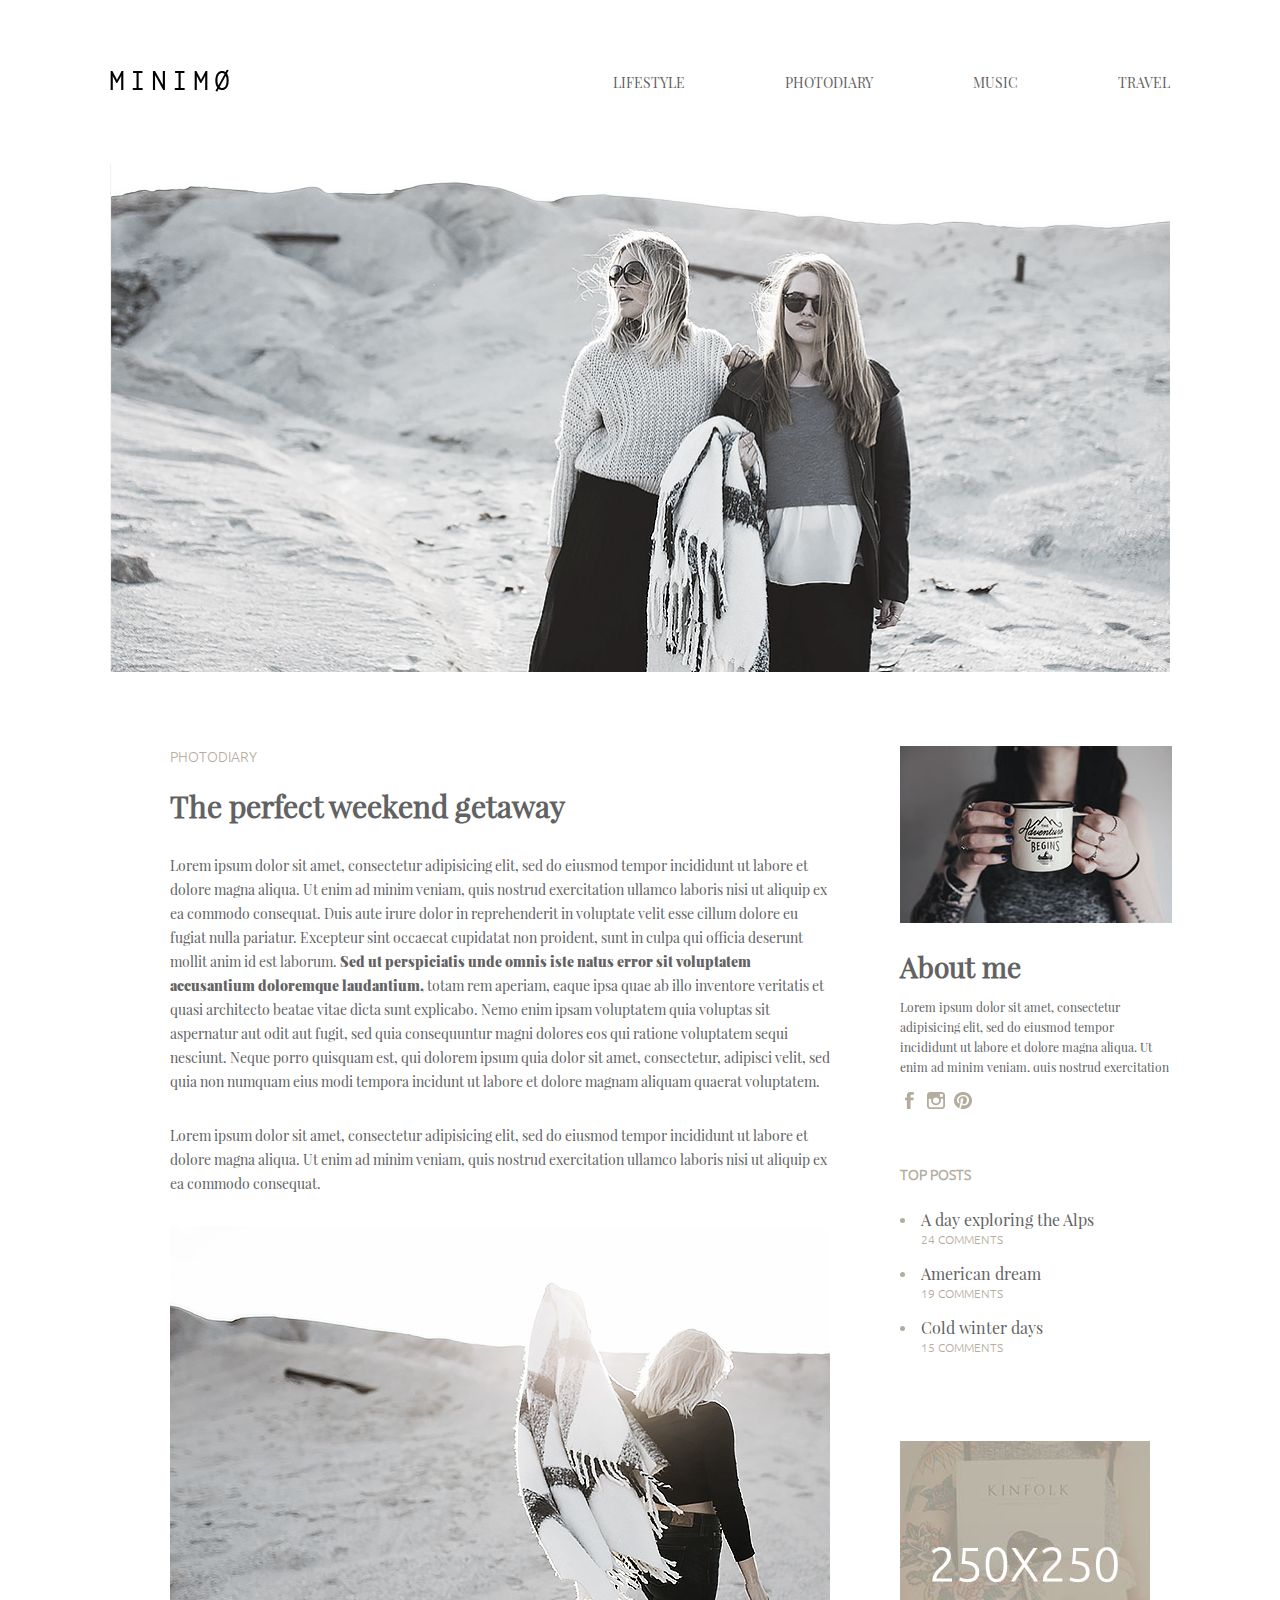
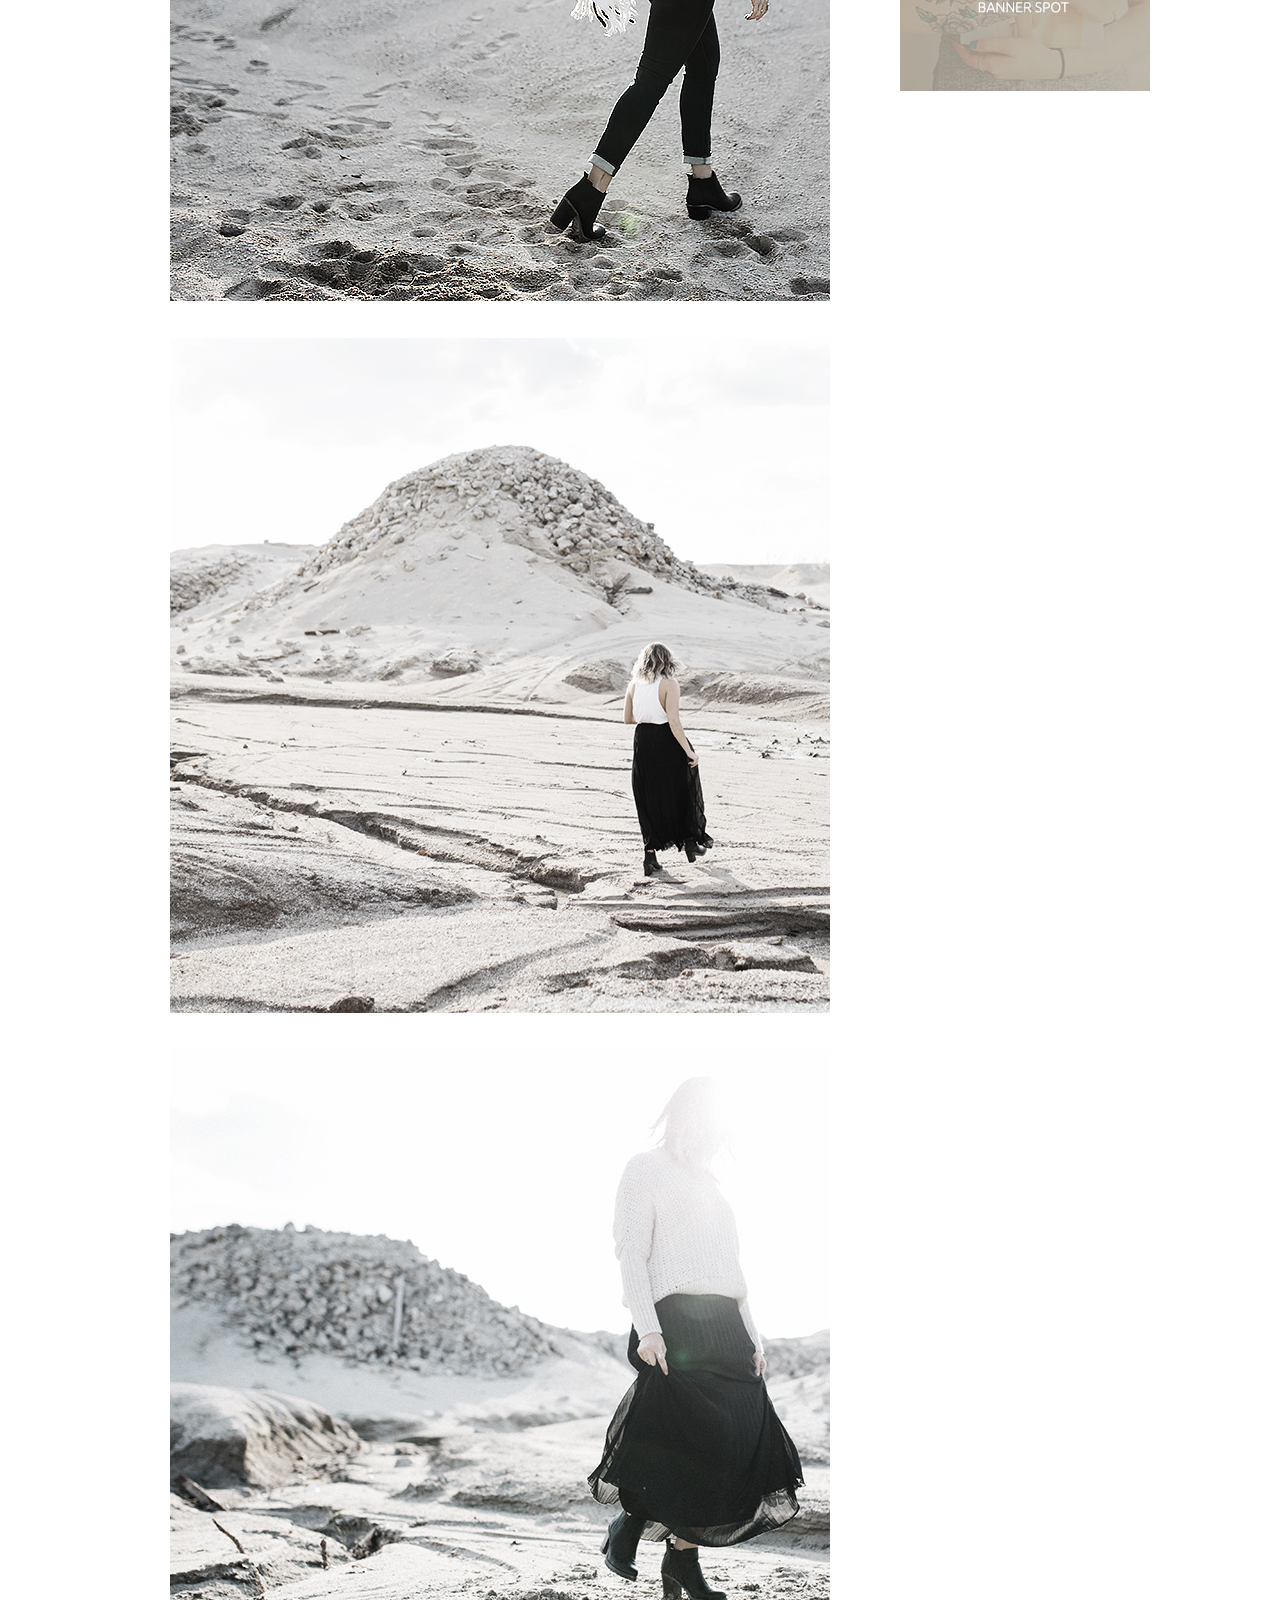
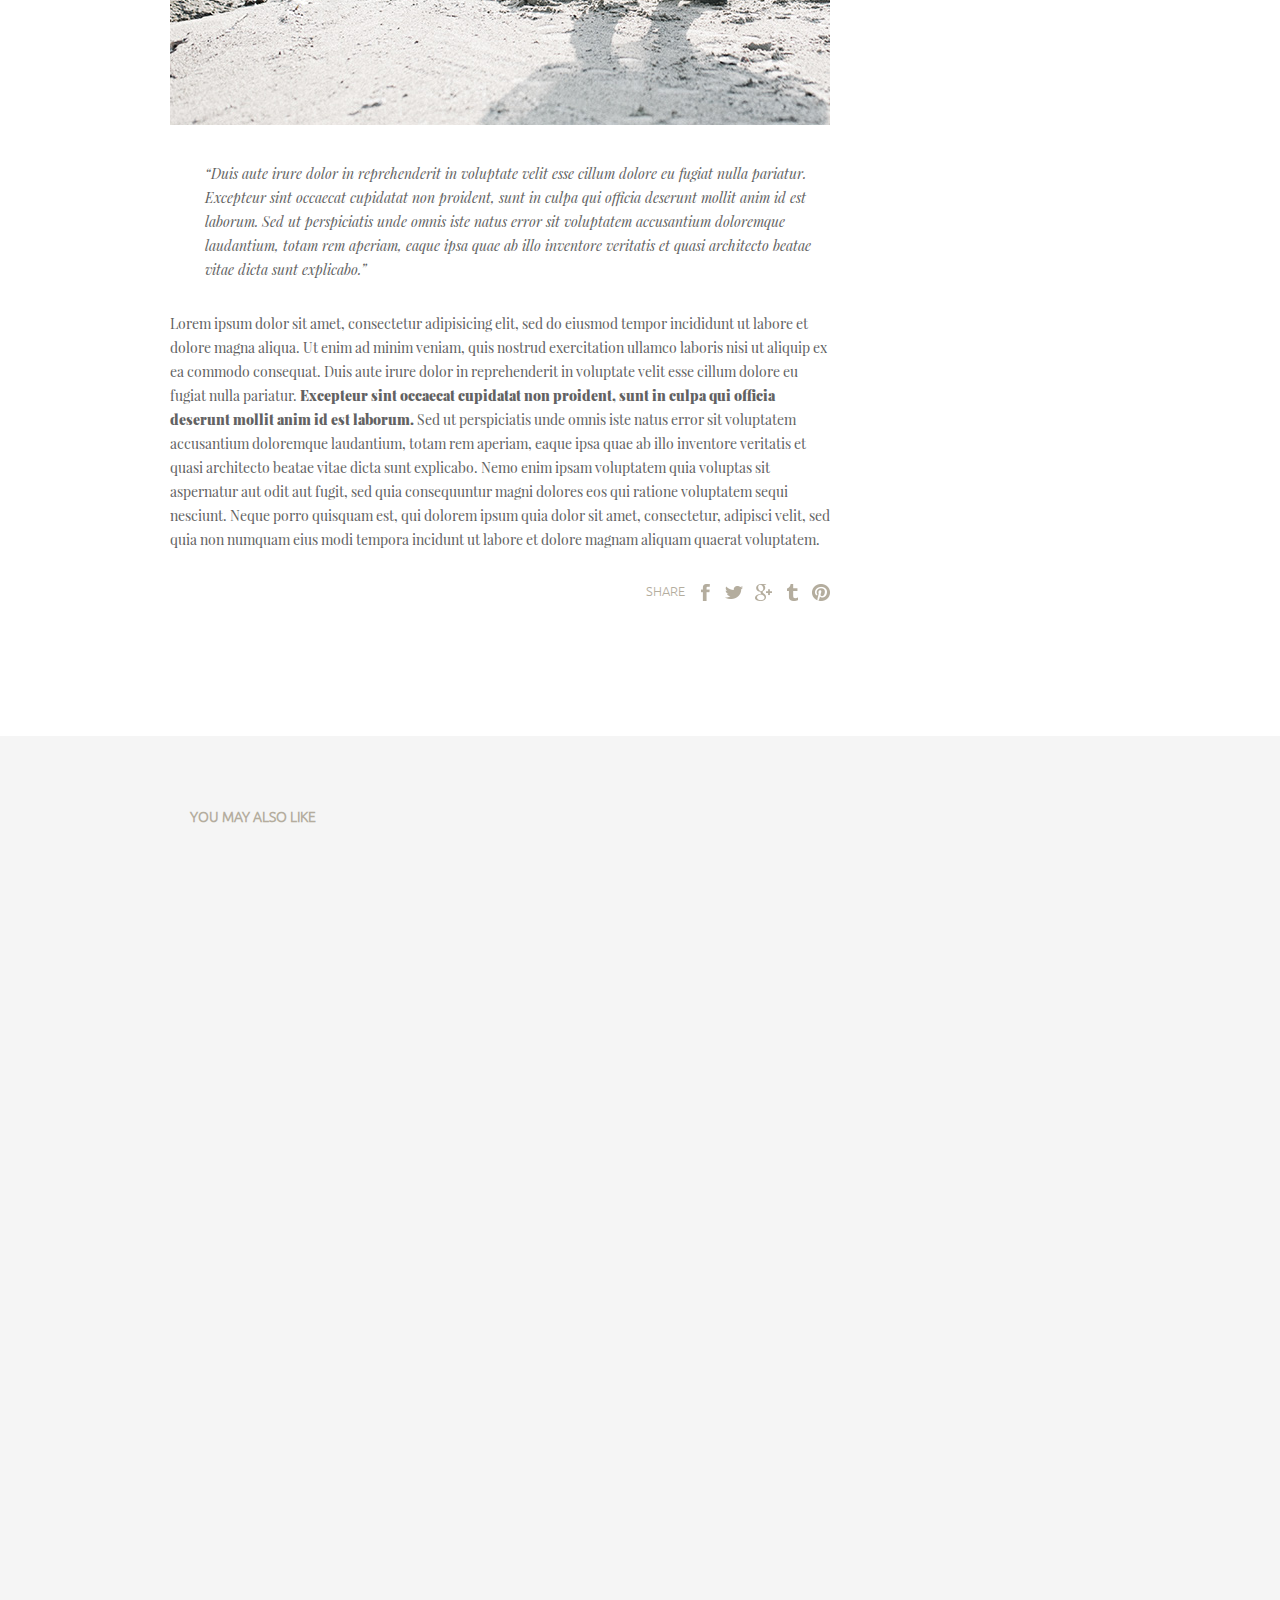
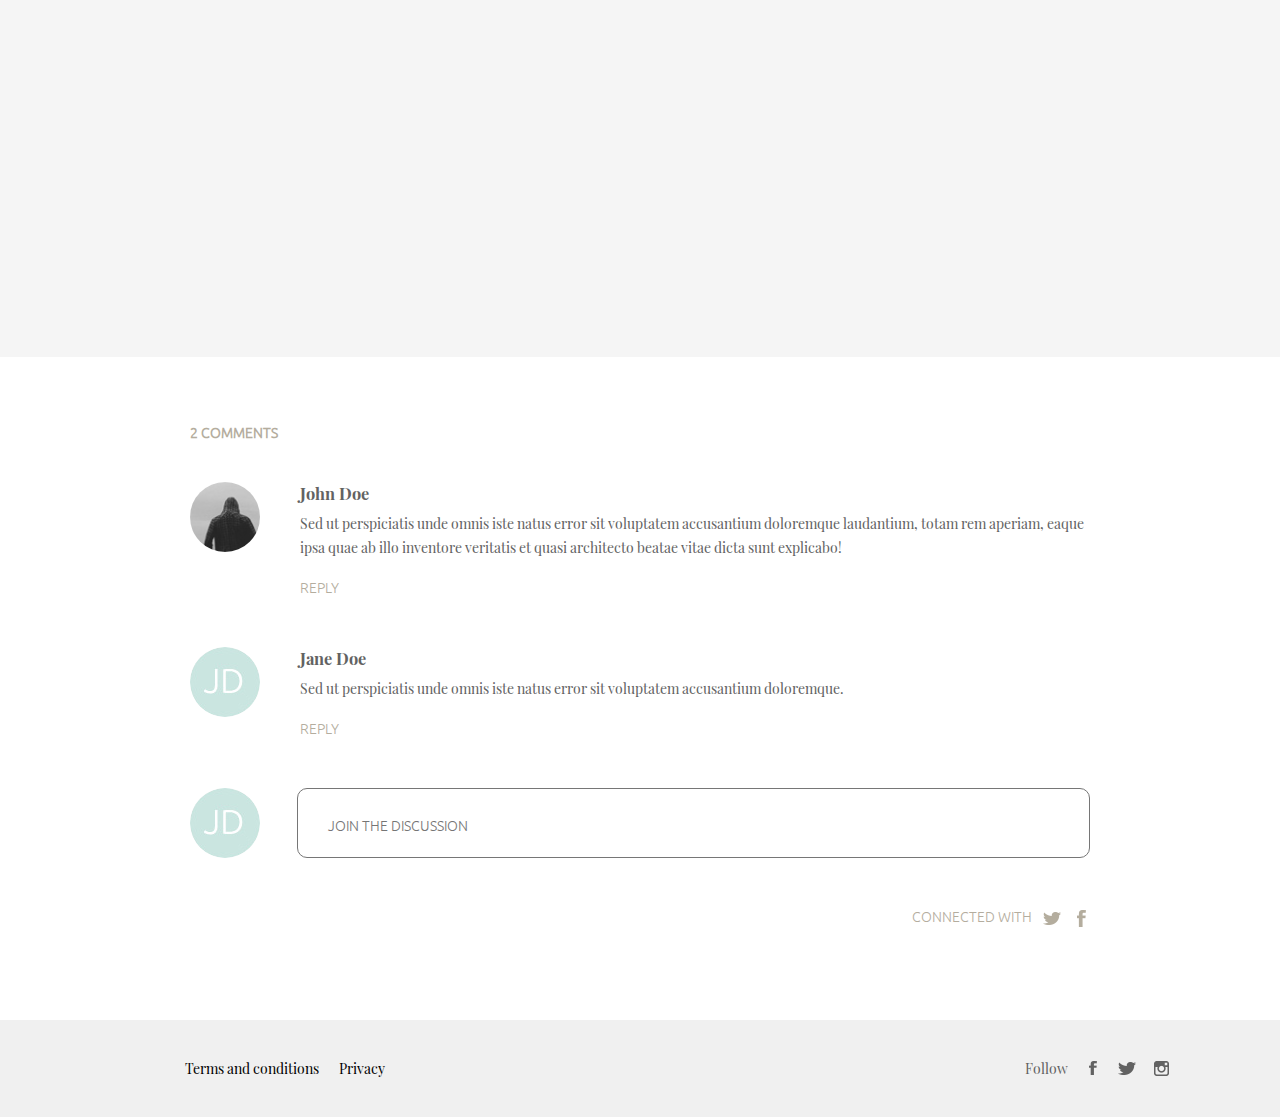
<file: index.html>
<!DOCTYPE html>
<!-- 
    Author: Yang.J
    Date:   16th June 2019
 -->
<html lang="en">
<head>
    <meta charset="UTF-8">
    <meta name="viewport" content="width=device-width, initial-scale=1.0">
    <meta http-equiv="X-UA-Compatible" content="ie=edge">
    <title>Minimo</title>
    <link rel="stylesheet" href="./plugins/t-scroll/t-scroll.min.css">
    <link rel="stylesheet" href="./css/base.css">
    <link rel="stylesheet" href="./css/style.css">
</head>
<body>
    <header>
        <div class="container w-1060">
            <a href="/home.html" class="logo"><img src="./img/logo.png" alt="logo"></a>
            <nav>
                <ul>
                    <li><a href="javascript:;">lifestyle</a></li>
                    <li><a href="javascript:;">photodiary</a></li>
                    <li><a href="javascript:;">music</a></li>
                    <li><a href="javascript:;">travel</a></li>
                </ul>
            </nav>
        </div>
    </header>
    <article>
        <section class="container w-1060">
            <img src="./img/banner.jpg" alt="banner" class="first-img">
        </section>
        <section class="container w-1060 mb-135 wrapper">
            <div class="post">
                <div class="w-660">
                    <div class="title">
                        <span class="tag">photodiary</span>
                        <h1>The perfect weekend getaway</h1>
                    </div>
                    <p>Lorem ipsum dolor sit amet, consectetur adipisicing elit, sed do eiusmod tempor incididunt ut labore et dolore magna aliqua. Ut enim ad minim veniam, quis nostrud exercitation ullamco laboris nisi ut aliquip ex ea commodo consequat. Duis aute irure dolor in reprehenderit in voluptate velit esse cillum dolore eu fugiat nulla pariatur. Excepteur sint occaecat cupidatat non proident, sunt in culpa qui officia deserunt mollit anim id est laborum. <b>Sed ut perspiciatis unde omnis iste natus error sit voluptatem accusantium doloremque laudantium,</b> totam rem aperiam, eaque ipsa quae ab illo inventore veritatis et quasi architecto beatae vitae dicta sunt explicabo. Nemo enim ipsam voluptatem quia voluptas sit aspernatur aut odit aut fugit, sed quia consequuntur magni dolores eos qui ratione voluptatem sequi nesciunt. Neque porro quisquam est, qui dolorem ipsum quia dolor sit amet, consectetur, adipisci velit, sed quia non numquam eius modi tempora incidunt ut labore et dolore magnam aliquam quaerat voluptatem.</p>
                    <p>Lorem ipsum dolor sit amet, consectetur adipisicing elit, sed do eiusmod tempor incididunt ut labore et dolore magna aliqua. Ut enim ad minim veniam, quis nostrud exercitation ullamco laboris nisi ut aliquip ex ea commodo consequat.</p>
                    <p>
                        <img src="./img/de_01.jpg" alt="">
                    </p>
                    <p>
                        <img src="./img/de_03.jpg" alt="">
                    </p>
                    <p>
                        <img src="./img/de_02.jpg" alt="">
                    </p>
                    <blockquote>“Duis aute irure dolor in reprehenderit in voluptate velit esse cillum dolore eu fugiat nulla pariatur. Excepteur sint occaecat cupidatat non proident, sunt in culpa qui officia deserunt mollit anim id est laborum. Sed ut perspiciatis unde omnis iste natus error sit voluptatem accusantium doloremque laudantium, totam rem aperiam, eaque ipsa quae ab illo inventore veritatis et quasi architecto beatae vitae dicta sunt explicabo.” </blockquote>
                    <p>Lorem ipsum dolor sit amet, consectetur adipisicing elit, sed do eiusmod tempor incididunt ut labore et dolore magna aliqua. Ut enim ad minim veniam, quis nostrud exercitation ullamco laboris nisi ut aliquip ex ea commodo consequat. Duis aute irure dolor in reprehenderit in voluptate velit esse cillum dolore eu fugiat nulla pariatur. <b>  Excepteur sint occaecat cupidatat non proident, sunt in culpa qui officia deserunt mollit anim id est laborum.</b> Sed ut perspiciatis unde omnis iste natus error sit voluptatem accusantium doloremque laudantium, totam rem aperiam, eaque ipsa quae ab illo inventore veritatis et quasi architecto beatae vitae dicta sunt explicabo. Nemo enim ipsam voluptatem quia voluptas sit aspernatur aut odit aut fugit, sed quia consequuntur magni dolores eos qui ratione voluptatem sequi nesciunt. Neque porro quisquam est, qui dolorem ipsum quia dolor sit amet, consectetur, adipisci velit, sed quia non numquam eius modi tempora incidunt ut labore et dolore magnam aliquam quaerat voluptatem.</p>
                    <div class="share">
                        <span>share</span>
                        <a href="javascript:;" class="btn-fb"></a>
                        <a href="javascript:;" class="btn-tw"></a>
                        <a href="javascript:;" class="btn-gp"></a>
                        <a href="javascript:;" class="btn-tu"></a>
                        <a href="javascript:;" class="btn-pt"></a>
                    </div>
                </div>
            </div>
            <div class="sidebar">
                <div class="aboutme">
                    <a href="javascript:;">
                        <img src="./img/aboutme.jpg" alt="">
                        <div class="title">
                            <h3>About me</h3>
                        </div>
                        <p>Lorem ipsum dolor sit amet, consectetur adipisicing elit, sed do eiusmod tempor incididunt ut labore et dolore magna aliqua. Ut enim ad minim veniam, quis nostrud exercitation ullamco laboris nisi ut aliquip ex ea commodo consequat. Duis aute irure dolor in reprehenderit in voluptate velit esse cillum dolore eu fugiat nulla pariatur. Excepteur sint occaecat cupidatat non proident, sunt in culpa qui officia deserunt mollit anim id est laborum. Sed ut perspiciatis unde omnis iste natus error sit voluptatem accusantium doloremque laudantium, totam rem aperiam, eaque ipsa quae ab illo inventore veritatis et quasi architecto beatae vitae dicta sunt explicabo. Nemo enim ipsam voluptatem quia voluptas sit aspernatur aut odit aut fugit, sed quia consequuntur magni dolores eos qui ratione voluptatem sequi nesciunt. Neque porro quisquam est, qui dolorem ipsum quia dolor sit amet, consectetur, adipisci velit, sed quia non numquam eius modi tempora incidunt ut labore et dolore magnam aliquam quaerat voluptatem.</p>
                    </a>
                    <div class="icon">
                        <a href="javascript:;" class="icon-fb"></a>
                        <a href="javascript:;" class="icon-ins"></a>
                        <a href="javascript:;" class="icon-pt"></a>
                    </div>
                </div>
                <div class="topposts">
                    <h3>Top posts</h3>
                    <ul>
                        <li class="list">
                            <div class="wr-ct">
                                <a href="">A day exploring the Alps</a>
                                <span>24 comments</span>
                            </div>
                        </li>
                        <li class="list">
                            <div class="wr-ct">
                                <a href="">American dream</a>
                                <span>19 comments</span>
                            </div>
                        </li>
                        <li class="list">
                            <div class="wr-ct">
                                <a href="">Cold winter days</a>
                                <span>15 comments</span>
                            </div>
                        </li>
                    </ul>
                </div>
                <div class="bannerspot">
                    <a href="">
                        <img src="./img/bannerspot.jpg" alt="">
                    </a>
                </div>
            </div>
        </section>
        <section class="bg-grey">
            <div class="also-like w-900 container">
                <h2>you may also like</h2>
                <ul class="also-like-list">
                    <li class="also-like-item fadeIn" data-t-show="1">
                        <a href="javascript:;">
                        <img src="./img/other_list_06.jpg" alt="">
                        <h3>Cold winter days</h3>
                        </a>
                    </li>
                    <li class="also-like-item fadeIn" data-t-show="2">
                        <a href="javascript:;">
                        <img src="./img/other_list_04.jpg" alt="">
                        <h3>A day exploring the Alps</h3>
                        </a>
                    </li>
                    <li class="also-like-item fadeIn" data-t-show="3">
                        <a href="javascript:;">
                        <img src="./img/other_list_03.jpg" alt="">
                        <h3>American dream</h3>
                        </a>
                    </li>
                    <li class="also-like-item fadeIn" data-t-show="4">
                        <a href="javascript:;">
                        <img src="./img/other_list_06.jpg" alt="">
                        <h3>Cold winter days</h3>
                        </a>
                    </li>
                    <li class="also-like-item fadeIn" data-t-show="5">
                        <a href="javascript:;">
                        <img src="./img/other_list_04.jpg" alt="">
                        <h3>A day exploring the Alps</h3>
                        </a>
                    </li>
                    <li class="also-like-item fadeIn" data-t-show="6">
                        <a href="javascript:;">
                        <img src="./img/other_list_03.jpg" alt="">
                        <h3>American dream</h3>
                        </a>
                    </li>
                    <li class="also-like-item fadeIn" data-t-show="7">
                        <a href="javascript:;">
                        <img src="./img/other_list_06.jpg" alt="">
                        <h3>Cold winter days</h3>
                        </a>
                    </li>
                    <li class="also-like-item fadeIn" data-t-show="8">
                        <a href="javascript:;">
                        <img src="./img/other_list_04.jpg" alt="">
                        <h3>A day exploring the Alps</h3>
                        </a>
                    </li>
                    <li class="also-like-item fadeIn" data-t-show="9">
                        <a href="javascript:;">
                        <img src="./img/other_list_03.jpg" alt="">
                        <h3>American dream</h3>
                        </a>
                    </li>
                    <li class="also-like-item fadeIn" data-t-show="10">
                        <a href="javascript:;">
                        <img src="./img/other_list_06.jpg" alt="">
                        <h3>Cold winter days</h3>
                        </a>
                    </li>
                    <li class="also-like-item fadeIn" data-t-show="11">
                        <a href="javascript:;">
                        <img src="./img/other_list_04.jpg" alt="">
                        <h3>A day exploring the Alps</h3>
                        </a>
                    </li>
                    <li class="also-like-item fadeIn" data-t-show="12">
                        <a href="javascript:;">
                        <img src="./img/other_list_03.jpg" alt="">
                        <h3>American dream</h3>
                        </a>
                    </li>
                </ul>
            </div>
        </section>
        <section>
            <div class="comments container w-900">
                <h2>2 comments</h2>
                <ul class="show">
                    <li>
                        <div class="avatar">
                            <img src="./img/avatar_01.jpg" alt="">
                        </div>
                        <div class="text">
                            <h3>John Doe</h3>
                            <p>Sed ut perspiciatis unde omnis iste natus error sit voluptatem accusantium doloremque laudantium, totam rem aperiam, eaque ipsa quae ab illo inventore veritatis et quasi architecto beatae vitae dicta sunt explicabo!</p>
                            <a href="javascript:;">Reply</a>
                        </div>
                    </li>
                    <li>
                        <div class="avatar">
                            <img src="./img/avatar_02.jpg" alt="">
                        </div>
                        <div class="text">
                            <h3>Jane Doe</h3>
                            <p>Sed ut perspiciatis unde omnis iste natus error sit voluptatem accusantium doloremque.</p>
                            <a href="javascript:;">Reply</a>
                        </div>
                    </li>
                </ul>
                <div class="new">
                    <div class="write">
                        <div class="avatar">
                                <img src="./img/avatar_02.jpg" alt="">
                        </div>
                        <textarea placeholder="Join the discussion"></textarea>
                    </div>
                    <div class="connected">
                        <span>Connected with</span>
                        <a href="javascript:;" class="btn-tw"></a>
                        <a href="javascript:;" class="btn-fb"></a>
                    </div>
                </div>

            </div>

        </section>
    </article>
    <footer>
        <div class="container w-1060">
            <div class="links">
                <a href="javascript:;">Terms and conditions</a>
                <a href="javascript:;">Privacy</a>
            </div>
            <div class="follows">
                <span>Follow</span>
                <a href="javascript:;" class="icon-fb"></a>
                <a href="javascript:;" class="icon-twt"></a>
                <a href="javascript:;" class="icon-ins"></a>
            </div>
        </div>
    </footer>
    <script src="./plugins/t-scroll/t-scroll.min.js"></script>
    <script type="text/javascript">
        Tu.tScroll({
          't-element': '.fadeIn'
        })
    </script>
</body>
</html>
</file>
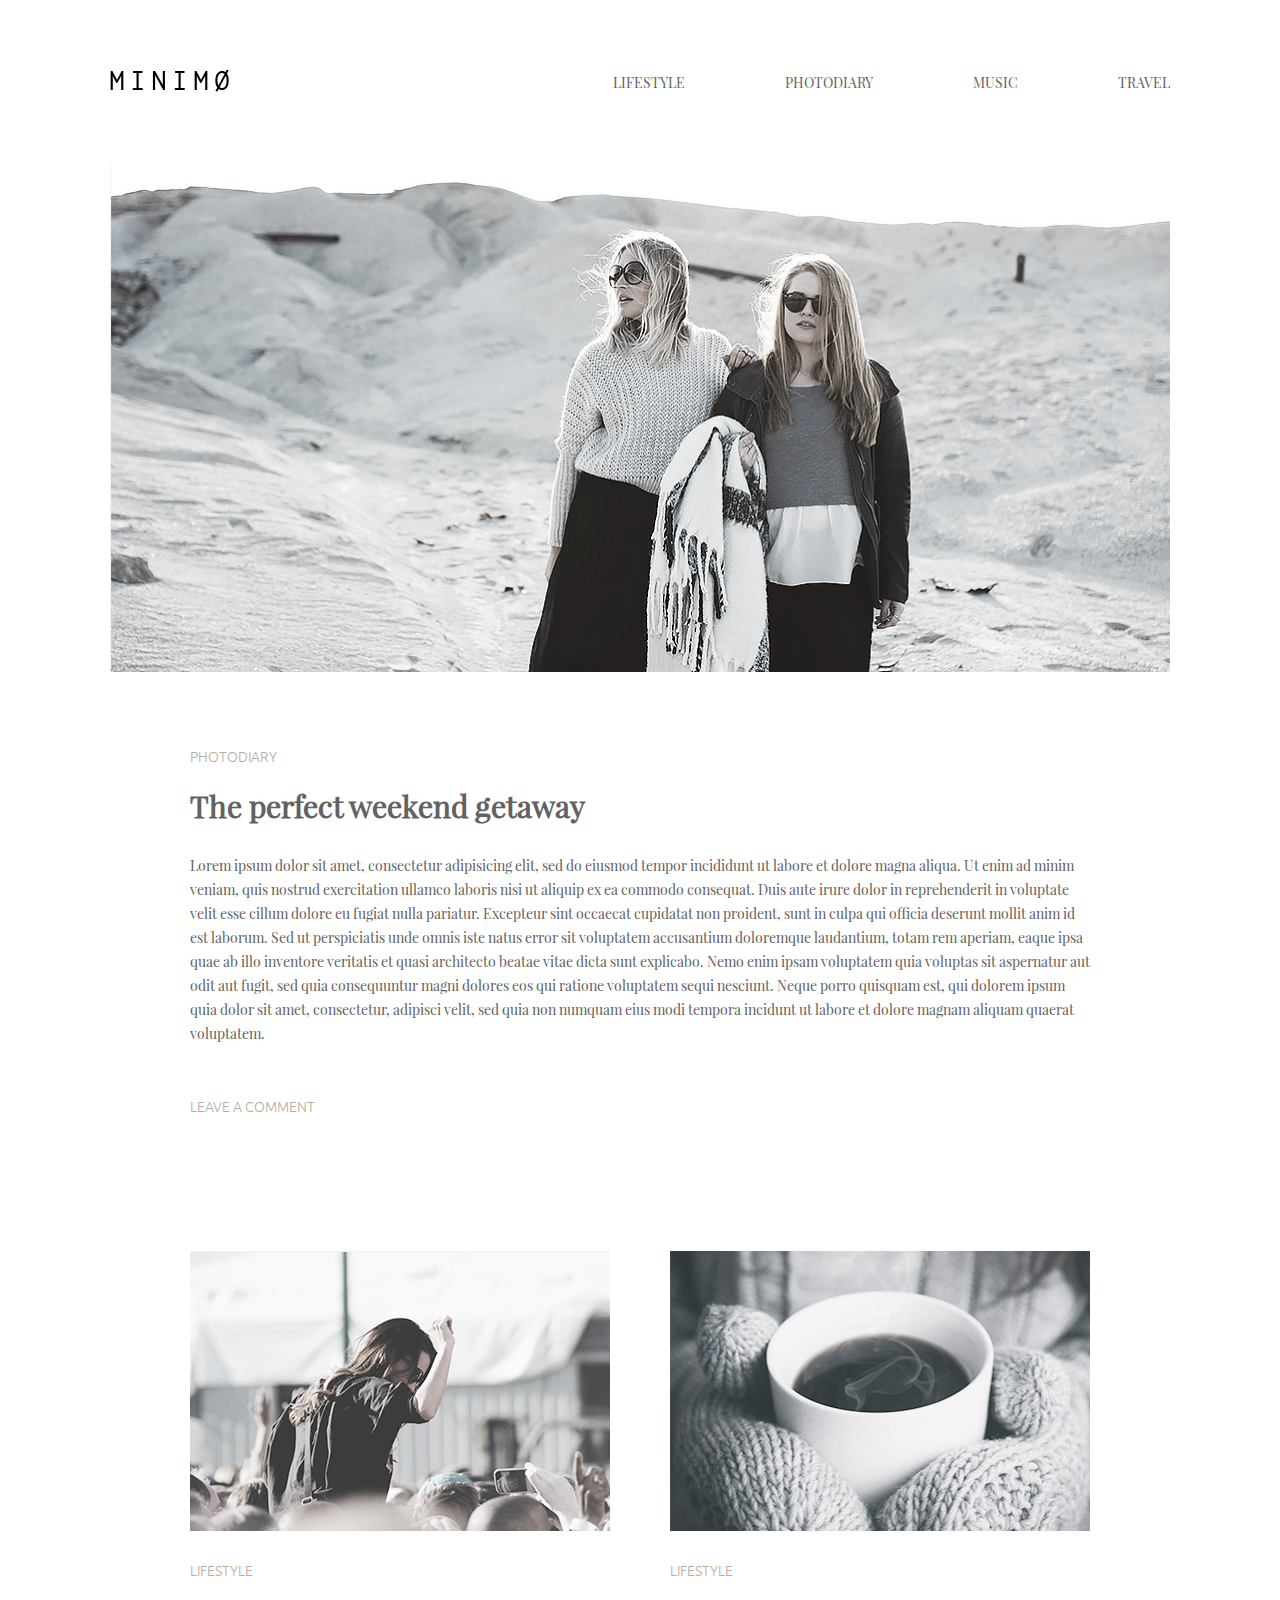
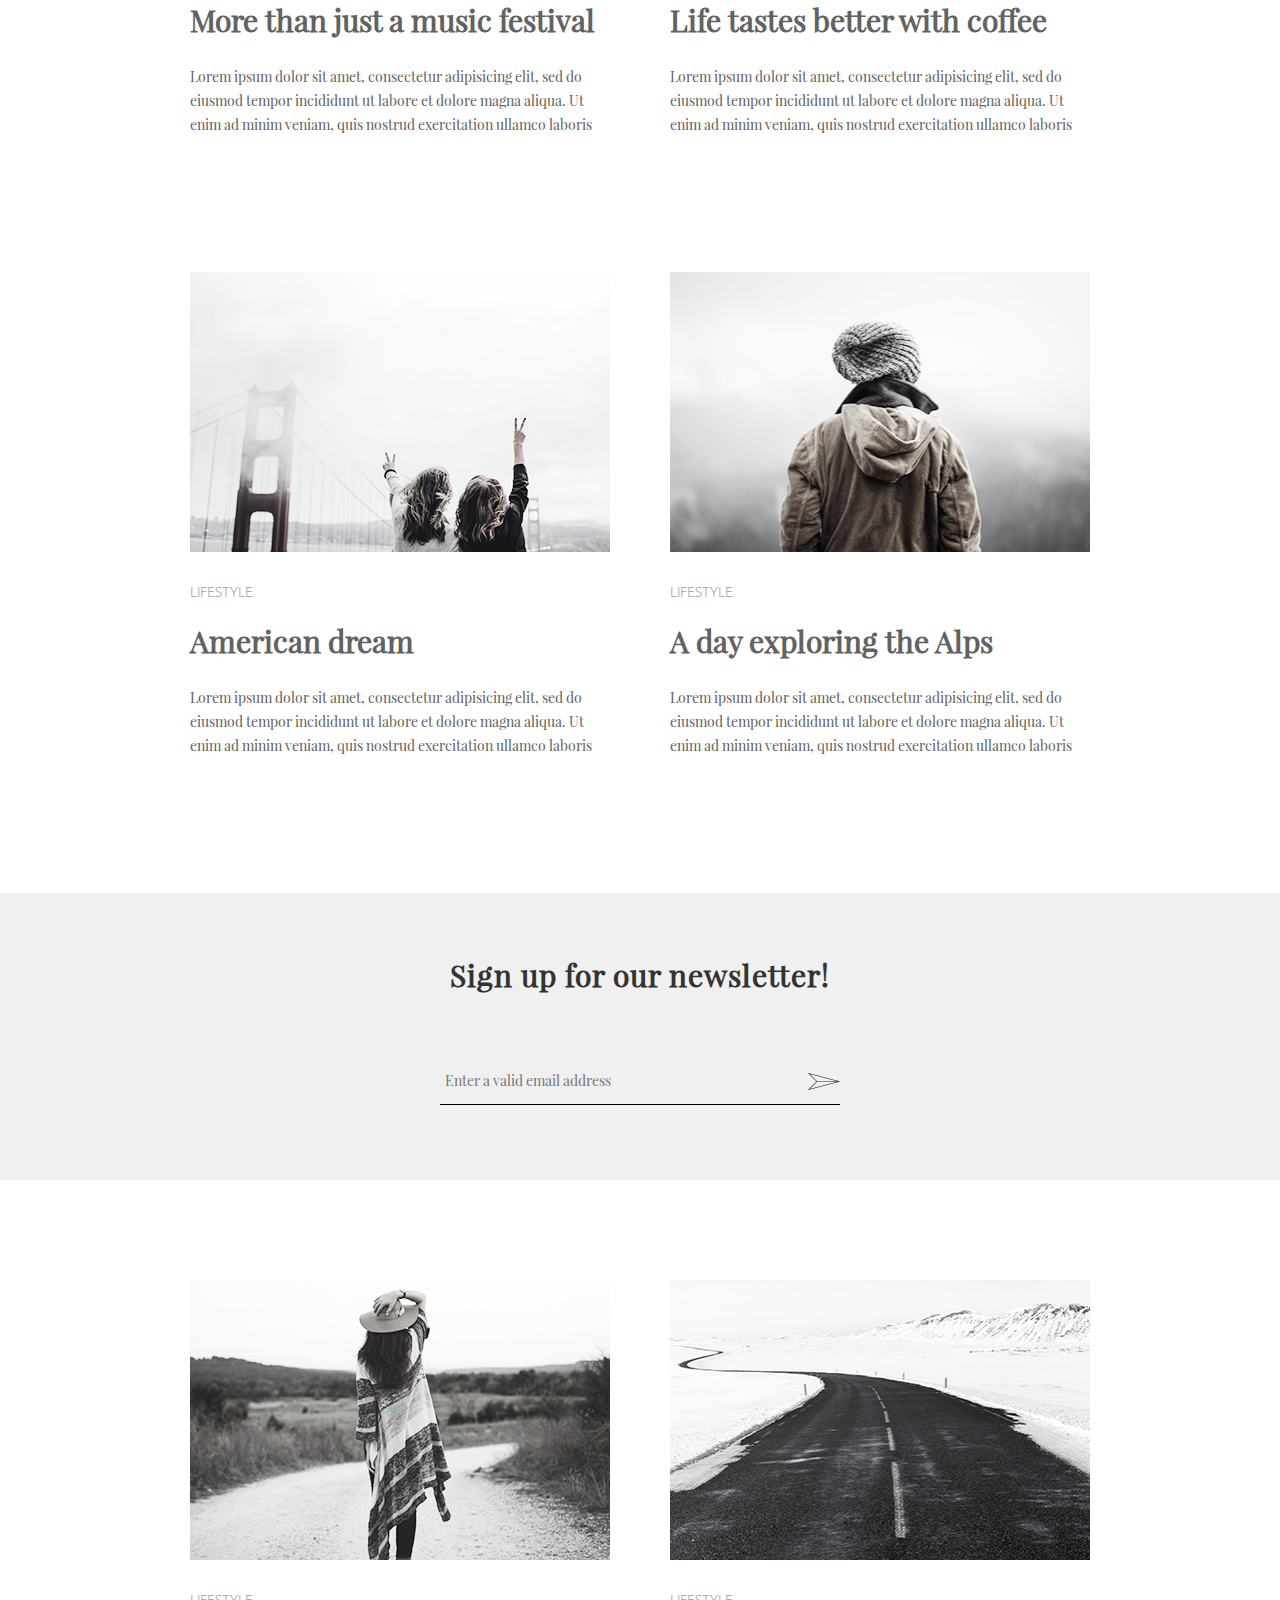
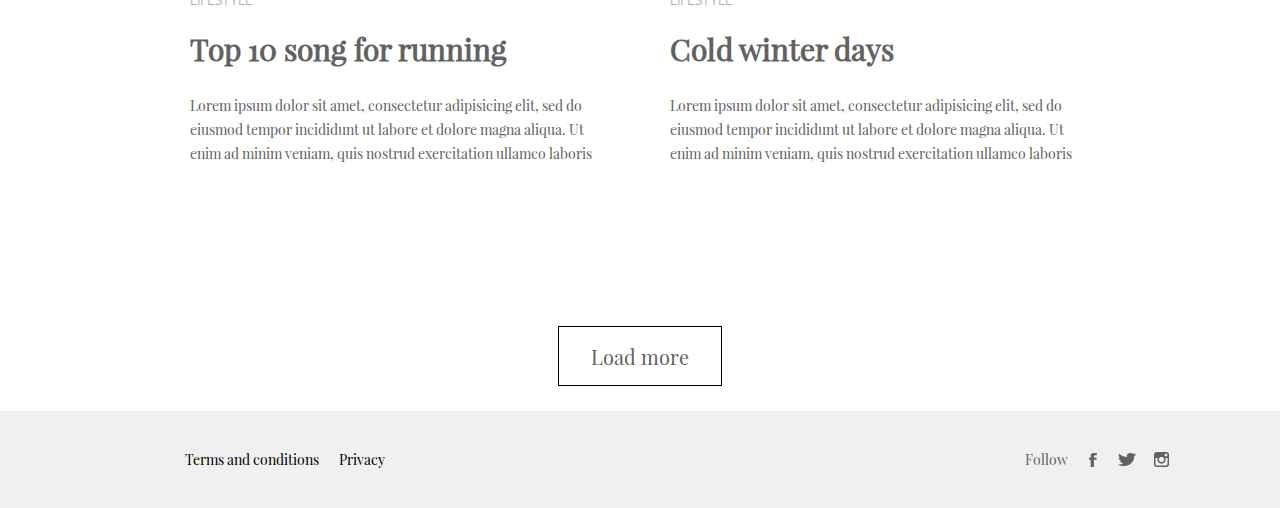
<file: home.html>
<!DOCTYPE html>
<!-- 
    Author: Yang.J
    Date:   16th June 2019
 -->
<html lang="en">
<head>
    <meta charset="UTF-8">
    <meta name="viewport" content="width=device-width, initial-scale=1.0">
    <meta http-equiv="X-UA-Compatible" content="ie=edge">
    <title>Minimo</title>
    <link rel="stylesheet" href="./css/base.css">
    <link rel="stylesheet" href="./css/style.css">
</head>
<body>
    <header>
        <div class="container w-1060">
            <a href="/home.html" class="logo"><img src="./img/logo.png" alt="logo"></a>
            <nav>
                <ul>
                    <li><a href="javascript:;">lifestyle</a></li>
                    <li><a href="javascript:;">photodiary</a></li>
                    <li><a href="javascript:;">music</a></li>
                    <li><a href="javascript:;">travel</a></li>
                </ul>
            </nav>
        </div>
    </header>
    <article>
        <section class="container w-1060">
            <img src="./img/banner.jpg" alt="banner" class="first-img">
        </section>
        <section class="container w-1060 mb-135">
            <div class="post">
                <div class="container w-900">
                    <div class="title">
                        <span class="tag">photodiary</span>
                        <h1>The perfect weekend getaway</h1>
                    </div>
                    <p>Lorem ipsum dolor sit amet, consectetur adipisicing elit, sed do eiusmod tempor incididunt ut labore et dolore magna aliqua. Ut enim ad minim veniam, quis nostrud exercitation ullamco laboris nisi ut aliquip ex ea commodo consequat. Duis aute irure dolor in reprehenderit in voluptate velit esse cillum dolore eu fugiat nulla pariatur. Excepteur sint occaecat cupidatat non proident, sunt in culpa qui officia deserunt mollit anim id est laborum. Sed ut perspiciatis unde omnis iste natus error sit voluptatem accusantium doloremque laudantium, totam rem aperiam, eaque ipsa quae ab illo inventore veritatis et quasi architecto beatae vitae dicta sunt explicabo. Nemo enim ipsam voluptatem quia voluptas sit aspernatur aut odit aut fugit, sed quia consequuntur magni dolores eos qui ratione voluptatem sequi nesciunt. Neque porro quisquam est, qui dolorem ipsum quia dolor sit amet, consectetur, adipisci velit, sed quia non numquam eius modi tempora incidunt ut labore et dolore magnam aliquam quaerat voluptatem.</p>
                    <a href="#" class="link-comment">Leave a comment</a>
                </div>
            </div>
        </section>
        <section class="container w-900">
            <ul class="other-list">
                <li class="other-list-item mb-135">
                    <a href="#">
                        <img src="./img/other_list_01.jpg" alt="list 01">
                        <div class="title">
                            <span class="tag">Lifestyle</span>
                            <h3>More than just a music festival</h3>
                        </div>
                        <p>Lorem ipsum dolor sit amet, consectetur adipisicing elit, sed do eiusmod tempor incididunt ut labore et dolore magna aliqua. Ut enim ad minim veniam, quis nostrud exercitation ullamco laboris nisi ut aliquip ex ea commodo consequat. Duis aute irure dolor in reprehenderit in voluptate velit esse cillum dolore eu fugiat nulla pariatur. Excepteur sint occaecat cupidatat non proident, sunt in culpa qui officia deserunt mollit anim id est laborum. Sed ut perspiciatis unde omnis iste natus error sit voluptatem accusantium doloremque laudantium, totam rem aperiam, eaque ipsa quae ab illo inventore veritatis et quasi architecto beatae vitae dicta sunt explicabo. Nemo enim ipsam voluptatem quia voluptas sit aspernatur aut odit aut fugit, sed quia consequuntur magni dolores eos qui ratione voluptatem sequi nesciunt. Neque porro quisquam est, qui dolorem ipsum quia dolor sit amet, consectetur, adipisci velit, sed quia non numquam eius modi tempora incidunt ut labore et dolore magnam aliquam quaerat voluptatem.</p>
                    </a>
                </li>
                <li class="other-list-item mb-135">
                    <a href="#">
                        <img src="./img/other_list_02.jpg" alt="list 01">
                        <div class="title">
                            <span class="tag">Lifestyle</span>
                            <h3>Life tastes better with coffee</h3>
                        </div>
                        <p>Lorem ipsum dolor sit amet, consectetur adipisicing elit, sed do eiusmod tempor incididunt ut labore et dolore magna aliqua. Ut enim ad minim veniam, quis nostrud exercitation ullamco laboris nisi ut aliquip ex ea commodo consequat. Duis aute irure dolor in reprehenderit in voluptate velit esse cillum dolore eu fugiat nulla pariatur. Excepteur sint occaecat cupidatat non proident, sunt in culpa qui officia deserunt mollit anim id est laborum. Sed ut perspiciatis unde omnis iste natus error sit voluptatem accusantium doloremque laudantium, totam rem aperiam, eaque ipsa quae ab illo inventore veritatis et quasi architecto beatae vitae dicta sunt explicabo. Nemo enim ipsam voluptatem quia voluptas sit aspernatur aut odit aut fugit, sed quia consequuntur magni dolores eos qui ratione voluptatem sequi nesciunt. Neque porro quisquam est, qui dolorem ipsum quia dolor sit amet, consectetur, adipisci velit, sed quia non numquam eius modi tempora incidunt ut labore et dolore magnam aliquam quaerat voluptatem.</p>
                    </a>
                </li>
                <li class="other-list-item mb-135">
                        <a href="#">
                            <img src="./img/other_list_03.jpg" alt="list 01">
                            <div class="title">
                                <span class="tag">Lifestyle</span>
                                <h3>American dream</h3>
                            </div>
                            <p>Lorem ipsum dolor sit amet, consectetur adipisicing elit, sed do eiusmod tempor incididunt ut labore et dolore magna aliqua. Ut enim ad minim veniam, quis nostrud exercitation ullamco laboris nisi ut aliquip ex ea commodo consequat. Duis aute irure dolor in reprehenderit in voluptate velit esse cillum dolore eu fugiat nulla pariatur. Excepteur sint occaecat cupidatat non proident, sunt in culpa qui officia deserunt mollit anim id est laborum. Sed ut perspiciatis unde omnis iste natus error sit voluptatem accusantium doloremque laudantium, totam rem aperiam, eaque ipsa quae ab illo inventore veritatis et quasi architecto beatae vitae dicta sunt explicabo. Nemo enim ipsam voluptatem quia voluptas sit aspernatur aut odit aut fugit, sed quia consequuntur magni dolores eos qui ratione voluptatem sequi nesciunt. Neque porro quisquam est, qui dolorem ipsum quia dolor sit amet, consectetur, adipisci velit, sed quia non numquam eius modi tempora incidunt ut labore et dolore magnam aliquam quaerat voluptatem.</p>
                        </a>
                    </li>
                    <li class="other-list-item mb-135">
                        <a href="#">
                            <img src="./img/other_list_04.jpg" alt="list 01">
                            <div class="title">
                                <span class="tag">Lifestyle</span>
                                <h3>A day exploring the Alps</h3>
                            </div>
                            <p>Lorem ipsum dolor sit amet, consectetur adipisicing elit, sed do eiusmod tempor incididunt ut labore et dolore magna aliqua. Ut enim ad minim veniam, quis nostrud exercitation ullamco laboris nisi ut aliquip ex ea commodo consequat. Duis aute irure dolor in reprehenderit in voluptate velit esse cillum dolore eu fugiat nulla pariatur. Excepteur sint occaecat cupidatat non proident, sunt in culpa qui officia deserunt mollit anim id est laborum. Sed ut perspiciatis unde omnis iste natus error sit voluptatem accusantium doloremque laudantium, totam rem aperiam, eaque ipsa quae ab illo inventore veritatis et quasi architecto beatae vitae dicta sunt explicabo. Nemo enim ipsam voluptatem quia voluptas sit aspernatur aut odit aut fugit, sed quia consequuntur magni dolores eos qui ratione voluptatem sequi nesciunt. Neque porro quisquam est, qui dolorem ipsum quia dolor sit amet, consectetur, adipisci velit, sed quia non numquam eius modi tempora incidunt ut labore et dolore magnam aliquam quaerat voluptatem.</p>
                        </a>
                    </li>
            </ul>
        </section>
        <section>
            <div class="newsletter">
                <h2>Sign up for our newsletter!</h2>
                <div class="sign-up">
                    <input type="text" placeholder="Enter a valid email address">
                    <button class="btn-send"></button>
                </div>
                
            </div>
        </section>
        <section class="container w-900">
            <ul class="other-list">
                <li class="other-list-item mb-135">
                    <a href="#">
                        <img src="./img/other_list_05.jpg" alt="list 01">
                        <div class="title">
                            <span class="tag">Lifestyle</span>
                            <h3>Top 10 song for running</h3>
                        </div>
                        <p>Lorem ipsum dolor sit amet, consectetur adipisicing elit, sed do eiusmod tempor incididunt ut labore et dolore magna aliqua. Ut enim ad minim veniam, quis nostrud exercitation ullamco laboris nisi ut aliquip ex ea commodo consequat. Duis aute irure dolor in reprehenderit in voluptate velit esse cillum dolore eu fugiat nulla pariatur. Excepteur sint occaecat cupidatat non proident, sunt in culpa qui officia deserunt mollit anim id est laborum. Sed ut perspiciatis unde omnis iste natus error sit voluptatem accusantium doloremque laudantium, totam rem aperiam, eaque ipsa quae ab illo inventore veritatis et quasi architecto beatae vitae dicta sunt explicabo. Nemo enim ipsam voluptatem quia voluptas sit aspernatur aut odit aut fugit, sed quia consequuntur magni dolores eos qui ratione voluptatem sequi nesciunt. Neque porro quisquam est, qui dolorem ipsum quia dolor sit amet, consectetur, adipisci velit, sed quia non numquam eius modi tempora incidunt ut labore et dolore magnam aliquam quaerat voluptatem.</p>
                    </a>
                </li>
                <li class="other-list-item mb-135">
                    <a href="#">
                        <img src="./img/other_list_06.jpg" alt="list 01">
                        <div class="title">
                            <span class="tag">Lifestyle</span>
                            <h3>Cold winter days</h3>
                        </div>
                        <p>Lorem ipsum dolor sit amet, consectetur adipisicing elit, sed do eiusmod tempor incididunt ut labore et dolore magna aliqua. Ut enim ad minim veniam, quis nostrud exercitation ullamco laboris nisi ut aliquip ex ea commodo consequat. Duis aute irure dolor in reprehenderit in voluptate velit esse cillum dolore eu fugiat nulla pariatur. Excepteur sint occaecat cupidatat non proident, sunt in culpa qui officia deserunt mollit anim id est laborum. Sed ut perspiciatis unde omnis iste natus error sit voluptatem accusantium doloremque laudantium, totam rem aperiam, eaque ipsa quae ab illo inventore veritatis et quasi architecto beatae vitae dicta sunt explicabo. Nemo enim ipsam voluptatem quia voluptas sit aspernatur aut odit aut fugit, sed quia consequuntur magni dolores eos qui ratione voluptatem sequi nesciunt. Neque porro quisquam est, qui dolorem ipsum quia dolor sit amet, consectetur, adipisci velit, sed quia non numquam eius modi tempora incidunt ut labore et dolore magnam aliquam quaerat voluptatem.</p>
                    </a>
                </li>
            </ul>
            <a href="javascript:;" class="btn-more">Load more</a>
        </section>
    </article>
    <footer>
        <div class="container w-1060">
            <div class="links">
                <a href="javascript:;">Terms and conditions</a>
                <a href="javascript:;">Privacy</a>
            </div>
            <div class="follows">
                <span>Follow</span>
                <a href="javascript:;" class="icon-fb"></a>
                <a href="javascript:;" class="icon-twt"></a>
                <a href="javascript:;" class="icon-ins"></a>
            </div>
        </div>
    </footer>
</body>
</html>
</file>
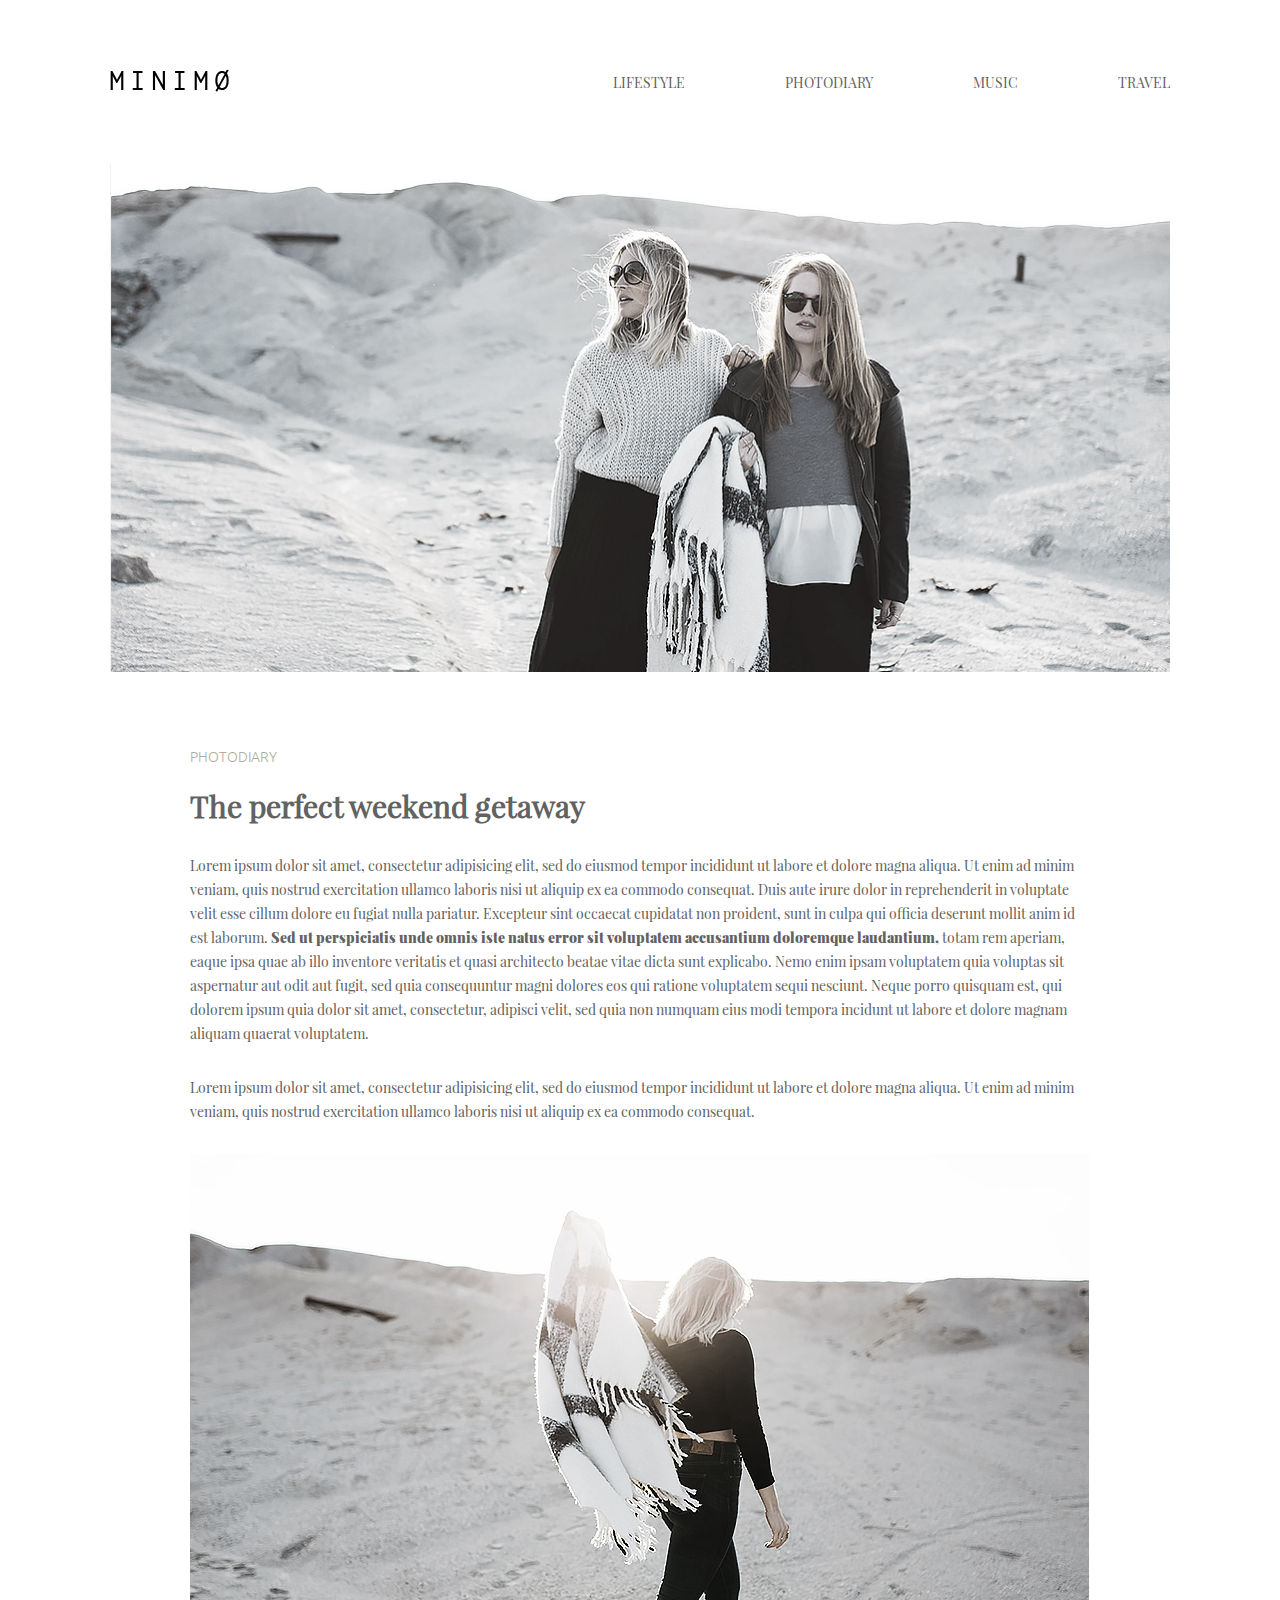
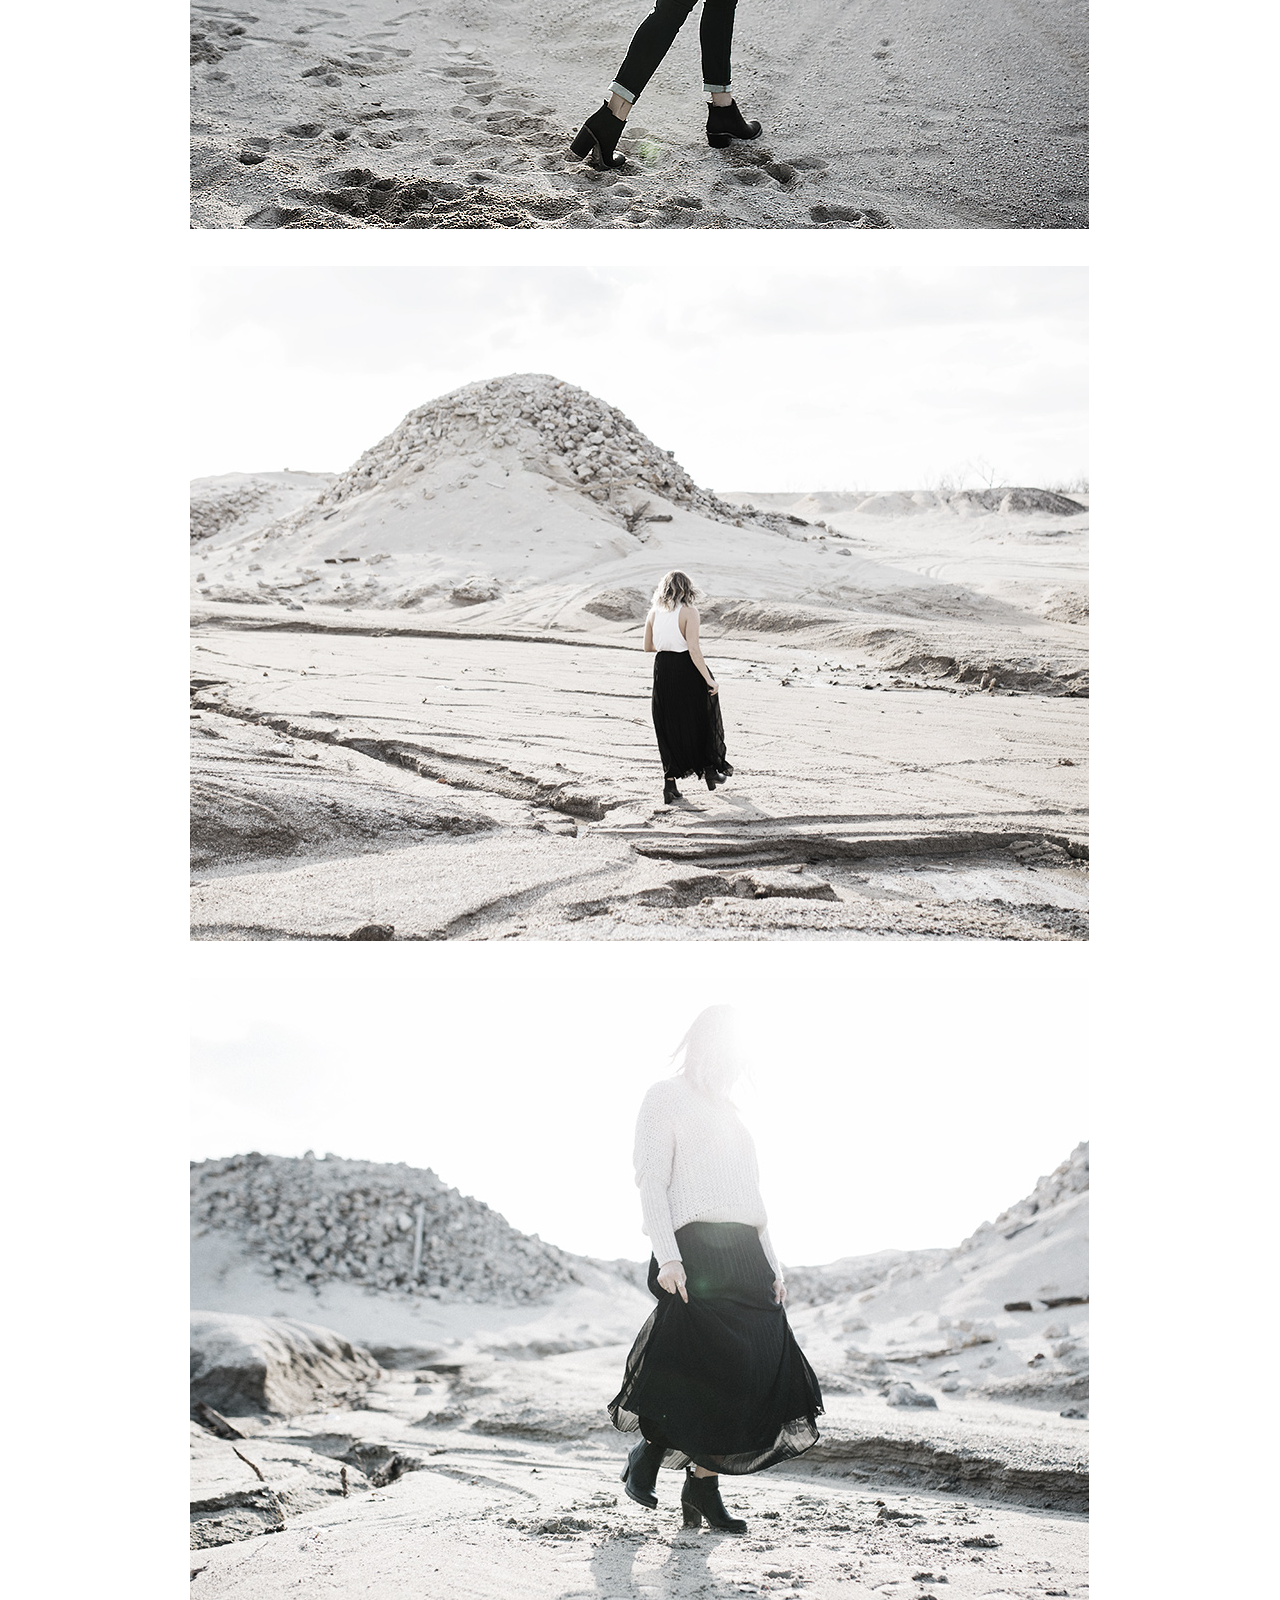
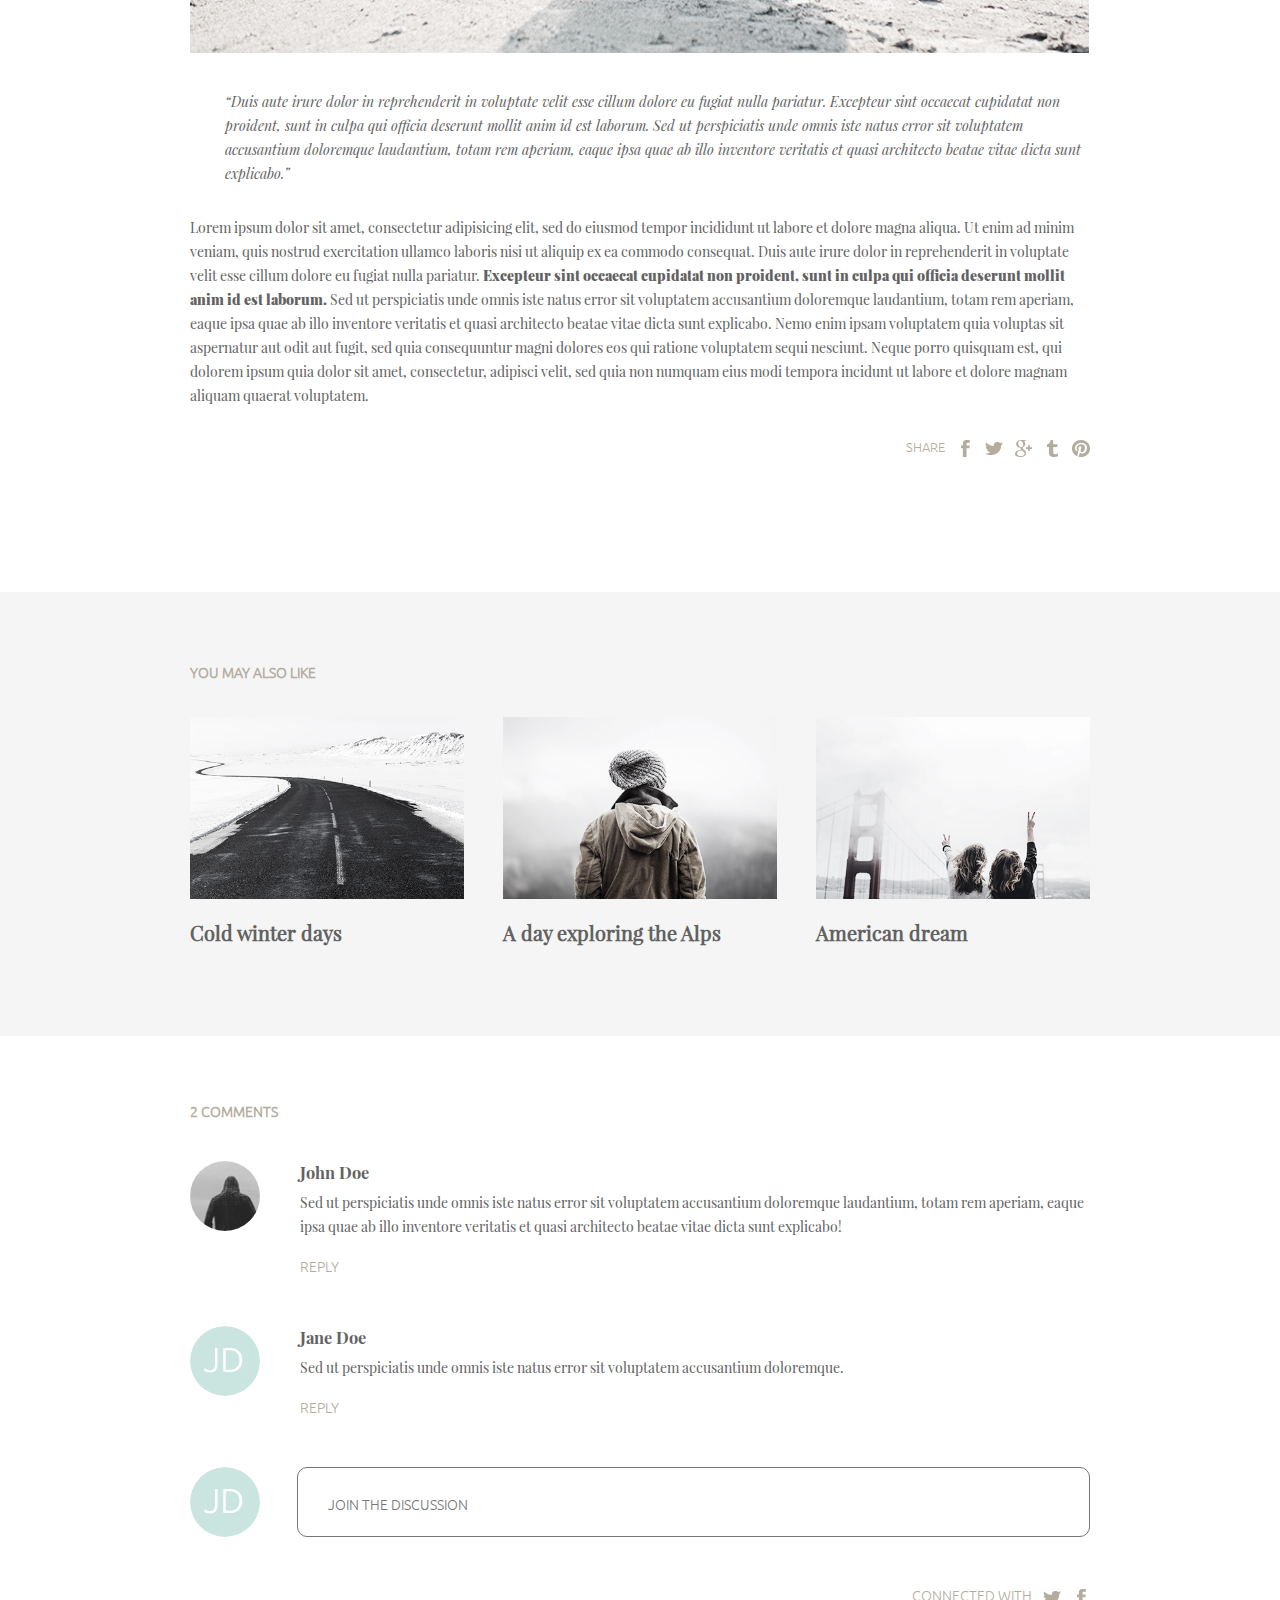
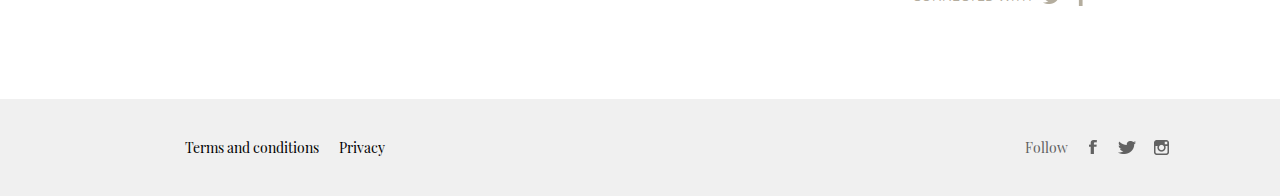
<file: postf.html>
<!DOCTYPE html>
<!-- 
    Author: Yang.J
    Date:   16th June 2019
 -->
<html lang="en">
<head>
    <meta charset="UTF-8">
    <meta name="viewport" content="width=device-width, initial-scale=1.0">
    <meta http-equiv="X-UA-Compatible" content="ie=edge">
    <title>Minimo</title>
    <link rel="stylesheet" href="./css/base.css">
    <link rel="stylesheet" href="./css/style.css">
</head>
<body>
    <header>
        <div class="container w-1060">
            <a href="/home.html" class="logo"><img src="./img/logo.png" alt="logo"></a>
            <nav>
                <ul>
                    <li><a href="javascript:;">lifestyle</a></li>
                    <li><a href="javascript:;">photodiary</a></li>
                    <li><a href="javascript:;">music</a></li>
                    <li><a href="javascript:;">travel</a></li>
                </ul>
            </nav>
        </div>
    </header>
    <article>
        <section class="container w-1060">
            <img src="./img/banner.jpg" alt="banner" class="first-img">
        </section>
        <section class="container w-1060 mb-135">
            <div class="post">
                    <div class="container w-900">
                        <div class="title">
                            <span class="tag">photodiary</span>
                            <h1>The perfect weekend getaway</h1>
                        </div>
                        <p>Lorem ipsum dolor sit amet, consectetur adipisicing elit, sed do eiusmod tempor incididunt ut labore et dolore magna aliqua. Ut enim ad minim veniam, quis nostrud exercitation ullamco laboris nisi ut aliquip ex ea commodo consequat. Duis aute irure dolor in reprehenderit in voluptate velit esse cillum dolore eu fugiat nulla pariatur. Excepteur sint occaecat cupidatat non proident, sunt in culpa qui officia deserunt mollit anim id est laborum. <b>Sed ut perspiciatis unde omnis iste natus error sit voluptatem accusantium doloremque laudantium,</b> totam rem aperiam, eaque ipsa quae ab illo inventore veritatis et quasi architecto beatae vitae dicta sunt explicabo. Nemo enim ipsam voluptatem quia voluptas sit aspernatur aut odit aut fugit, sed quia consequuntur magni dolores eos qui ratione voluptatem sequi nesciunt. Neque porro quisquam est, qui dolorem ipsum quia dolor sit amet, consectetur, adipisci velit, sed quia non numquam eius modi tempora incidunt ut labore et dolore magnam aliquam quaerat voluptatem.</p>
                        <p>Lorem ipsum dolor sit amet, consectetur adipisicing elit, sed do eiusmod tempor incididunt ut labore et dolore magna aliqua. Ut enim ad minim veniam, quis nostrud exercitation ullamco laboris nisi ut aliquip ex ea commodo consequat.</p>
                        <p>
                            <img src="./img/de_01.jpg" alt="">
                        </p>
                        <p>
                            <img src="./img/de_03.jpg" alt="">
                        </p>
                        <p>
                            <img src="./img/de_02.jpg" alt="">
                        </p>
                        <blockquote>“Duis aute irure dolor in reprehenderit in voluptate velit esse cillum dolore eu fugiat nulla pariatur. Excepteur sint occaecat cupidatat non proident, sunt in culpa qui officia deserunt mollit anim id est laborum. Sed ut perspiciatis unde omnis iste natus error sit voluptatem accusantium doloremque laudantium, totam rem aperiam, eaque ipsa quae ab illo inventore veritatis et quasi architecto beatae vitae dicta sunt explicabo.” </blockquote>
                        <p>Lorem ipsum dolor sit amet, consectetur adipisicing elit, sed do eiusmod tempor incididunt ut labore et dolore magna aliqua. Ut enim ad minim veniam, quis nostrud exercitation ullamco laboris nisi ut aliquip ex ea commodo consequat. Duis aute irure dolor in reprehenderit in voluptate velit esse cillum dolore eu fugiat nulla pariatur. <b>  Excepteur sint occaecat cupidatat non proident, sunt in culpa qui officia deserunt mollit anim id est laborum.</b> Sed ut perspiciatis unde omnis iste natus error sit voluptatem accusantium doloremque laudantium, totam rem aperiam, eaque ipsa quae ab illo inventore veritatis et quasi architecto beatae vitae dicta sunt explicabo. Nemo enim ipsam voluptatem quia voluptas sit aspernatur aut odit aut fugit, sed quia consequuntur magni dolores eos qui ratione voluptatem sequi nesciunt. Neque porro quisquam est, qui dolorem ipsum quia dolor sit amet, consectetur, adipisci velit, sed quia non numquam eius modi tempora incidunt ut labore et dolore magnam aliquam quaerat voluptatem.</p>
                        <div class="share">
                            <span>share</span>
                            <a href="javascript:;" class="btn-fb"></a>
                            <a href="javascript:;" class="btn-tw"></a>
                            <a href="javascript:;" class="btn-gp"></a>
                            <a href="javascript:;" class="btn-tu"></a>
                            <a href="javascript:;" class="btn-pt"></a>
                        </div>
                    </div>
            </div>
        </section>
        <section class="bg-grey">
            <div class="also-like w-900 container">
                <h2>you may also like</h2>
                <ul class="also-like-list">
                    <li class="also-like-item">
                        <a href="javascript:;">
                        <img src="./img/other_list_06.jpg" alt="">
                        <h3>Cold winter days</h3>
                        </a>
                    </li>
                    <li class="also-like-item">
                        <a href="javascript:;">
                        <img src="./img/other_list_04.jpg" alt="">
                        <h3>A day exploring the Alps</h3>
                        </a>
                    </li>
                    <li class="also-like-item">
                        <a href="javascript:;">
                        <img src="./img/other_list_03.jpg" alt="">
                        <h3>American dream</h3>
                        </a>
                    </li>
                </ul>
            </div>
        </section>
        <section>
            <div class="comments container w-900">
                <h2>2 comments</h2>
                <ul class="show">
                    <li>
                        <div class="avatar">
                            <img src="./img/avatar_01.jpg" alt="">
                        </div>
                        <div class="text">
                            <h3>John Doe</h3>
                            <p>Sed ut perspiciatis unde omnis iste natus error sit voluptatem accusantium doloremque laudantium, totam rem aperiam, eaque ipsa quae ab illo inventore veritatis et quasi architecto beatae vitae dicta sunt explicabo!</p>
                            <a href="javascript:;">Reply</a>
                        </div>
                    </li>
                    <li>
                        <div class="avatar">
                            <img src="./img/avatar_02.jpg" alt="">
                        </div>
                        <div class="text">
                            <h3>Jane Doe</h3>
                            <p>Sed ut perspiciatis unde omnis iste natus error sit voluptatem accusantium doloremque.</p>
                            <a href="javascript:;">Reply</a>
                        </div>
                    </li>
                </ul>
                <div class="new">
                    <div class="write">
                        <div class="avatar">
                                <img src="./img/avatar_02.jpg" alt="">
                        </div>
                        <textarea placeholder="Join the discussion"></textarea>
                    </div>
                    <div class="connected">
                        <span>Connected with</span>
                        <a href="javascript:;" class="btn-tw"></a>
                        <a href="javascript:;" class="btn-fb"></a>
                    </div>
                </div>

            </div>

        </section>
    </article>
    <footer>
        <div class="container w-1060">
            <div class="links">
                <a href="javascript:;">Terms and conditions</a>
                <a href="javascript:;">Privacy</a>
            </div>
            <div class="follows">
                <span>Follow</span>
                <a href="javascript:;" class="icon-fb"></a>
                <a href="javascript:;" class="icon-twt"></a>
                <a href="javascript:;" class="icon-ins"></a>
            </div>
        </div>
    </footer>
</body>
</html>
</file>
<file: css/base.css>
* {margin: 0; padding: 0; box-sizing: border-box;}
li {list-style: none;}
a {text-decoration: none;}
</file>
<file: css/style.css>
/* 
 * Author: Yang.J
 * Date:   16 June 2019
 */

/* fonts */
@font-face{
    font-family: 'PlayfairDisplay-Regular'; 
    src: url('../fonts/Playfair_Display/PlayfairDisplay-Regular.ttf');
}
@font-face{
    font-family: 'Ubuntu-Light'; 
    src: url('../fonts/Ubuntu/Ubuntu-Light.ttf');
}

@font-face{
    font-family: 'PlayfairDisplay-Italic'; 
    src: url('../fonts/Playfair_Display/PlayfairDisplay-Italic.ttf');
}
@font-face{
    font-family: 'PlayfairDisplay-Black'; 
    src: url('../fonts/Playfair_Display/PlayfairDisplay-Black.ttf');
}
@font-face{
    font-family: 'PlayfairDisplay-Bold'; 
    src: url('../fonts/Playfair_Display/PlayfairDisplay-Bold.ttf');
}



/* common */
.container {margin: auto;}
.w-1060 {width: 1060px;}
.w-900 {width: 900px;}
.w-660 {width: 660px;}
.mb-135 {margin-bottom: 135px;}
.bg-grey {background-color: #f5f5f5;}

.first-img {width: 100%; height: auto; margin-bottom: 70px;}

/* compnent */
/* post */ 
.post .title {margin-bottom: 28px;}
.post .title .tag {display: block; font-family: "Ubuntu-Light"; font-size: 14px; color: #b4ad9e; text-transform: uppercase; margin-bottom: 20px;}
.post .title h1 {font-family: "PlayfairDisplay-Regular"; font-size: 30px; color: #626262;}
.post p {font-family: "PlayfairDisplay-Regular"; font-size: 14px; line-height: 24px; color: #626262; margin-bottom: 30px;}
.post p b {font-family: "PlayfairDisplay-Black"; font-weight: normal;}
.post .link-comment {display: block; font-family: "Ubuntu-Light"; font-size: 14px; color: #b4ad9e; text-transform: uppercase; padding-top: 20px;}
.post blockquote {font-family: "PlayfairDisplay-Italic"; font-size: 14px; color: #626262; line-height: 24px; margin-left: 35px; margin-bottom: 30px;}
.post .share {text-align: right;}
.post .share span {display: inline-block; text-transform: uppercase; font-family: "Ubuntu-Light"; font-size: 13px; color: #b4ad9e; line-height: 17px;}
.post .share a {display: inline-block; width: 18px; height: 17px; background-repeat: no-repeat; vertical-align: middle; background-position: center center; margin-left: 7px;}
.post .share a.btn-fb {background-image: url(../img/btn-fb.png)}
.post .share a.btn-tw {background-image: url(../img/btn-tw.png)}
.post .share a.btn-gp {background-image: url(../img/btn-gp.png)}
.post .share a.btn-tu {background-image: url(../img/btn-pu.png)}
.post .share a.btn-pt {background-image: url(../img/btn-pt.png)}


/* other-list */
.other-list {display: flex; justify-content: space-between; flex-wrap: wrap;}
.other-list-item {width: 420px;}
.other-list-item img {width: 100%; height: 280px; margin-bottom: 25px;}
.other-list-item .title {margin-bottom: 25px;}
.other-list-item .title .tag {display: block; font-family: "Ubuntu-Light"; font-size: 14px; color: #b4ad9e; text-transform: uppercase; margin-bottom: 20px;}
.other-list-item .title h3 {font-family: "PlayfairDisplay-Regular"; font-size: 30px; color: #626262;}
.other-list-item p {font-family: "PlayfairDisplay-Regular"; font-size: 14px; line-height: 24px; color: #626262; height: 72px; overflow: hidden;}

/* newsletter */
.newsletter {height: 287px; background: #f0f0f0; text-align: center; margin-bottom: 100px;}
.newsletter h2 {font-family: "PlayfairDisplay-Regular"; font-size: 30px; color: #333; padding-top: 62px; margin-bottom: 63px; letter-spacing: 1px;}
.newsletter .sign-up {border-bottom: 1px solid #000; width: 400px; font-size: 0pc; letter-spacing: 0px; margin: auto; }
.newsletter .sign-up input, .newsletter .sing-up input:focus {display: inline-block; outline: none; border: none; width: 368px; background: transparent; font-family: "PlayfairDisplay-Regular"; font-size: 14px; color: #626262; line-height: 46px; vertical-align: middle; height: 46px; padding-left: 5px;}
.newsletter .sign-up button {display: inline-block; background-image: url(../img/icon_send.png); width: 32px; height: 17px; cursor: pointer; outline: none; border: none; background-color: transparent; vertical-align: middle;}

/* loadmore */
a.btn-more {display: block; border: 1px solid #000; font-family: "PlayfairDisplay-Regular"; font-size: 20px; color: #626262; line-height: 60px; width: 164px; height: 60px; text-align: center; margin: 25px auto;}
a.btn-more:hover {background-color: #000; color: #fff; transition: 0.5s;}

/* also-like */
.also-like {padding-bottom: 60px;}
.also-like h2 {font-family: "Ubuntu-Light"; font-size: 14px; color: #b4ad9e; text-transform: uppercase; padding-top: 70px; margin-bottom: 35px;}
.also-like .also-like-list {display: flex; justify-content: space-between; flex-wrap: wrap;}
.also-like .also-like-list .also-like-item {width: 274px; margin-bottom: 30px;}
.also-like .also-like-list .also-like-item img {display: block; width: 100%; height: 182px; margin-bottom: 20px;}
.also-like .also-like-list .also-like-item h3 {font-family: "PlayfairDisplay-Regular"; font-size: 20px; color: #626262;}

/* comments */
.comments {margin-top: 65px; margin-bottom: 93px;}
.comments h2 {font-family: "Ubuntu-Light"; font-size: 14px; color: #b4ad9e; text-transform: uppercase; margin-bottom: 40px;}
.comments .show li, .comments .new .write {display: flex; justify-content: space-between; margin-bottom: 50px;}
.comments .show li .avatar, .comments .new .write .avatar {width: 70px; height: 70px; border-radius: 50%; overflow: hidden;}
.comments .show li .avatar img, .comments .new .write .avatar img {display: block; width: 100%; height: 100%;}
.comments .show li .text, .comments .new .write textarea {width: 790px; font-size: 14px; color: #626262;}
.comments .show li .text h3 {font-family: "PlayfairDisplay-Bold"; margin-bottom: 8px;}
.comments .show li .text p {font-family: "PlayfairDisplay-Regular"; line-height: 24px; margin-bottom: 17px;}
.comments .show li .text a {font-family: "Ubuntu-Light"; color: #b4ad9e; text-transform: uppercase;}
.comments .new .write textarea {font-family: "Ubuntu-Light"; color: #c8c8c8; text-transform: uppercase; line-height: 24px; padding-left: 30px; padding-top: 24px; padding-bottom: 24px;border-radius: 10px; width: 793px; height: 70px; overflow: hidden; resize: none;}
.comments .new .write textarea:focus {outline: none;}

.comments .connected {text-align: right;}
.comments .connected span {display: inline-block; text-transform: uppercase; font-family: "Ubuntu-Light"; font-size: 14px; color: #b4ad9e; line-height: 17px;}
.comments .connected a {display: inline-block; width: 18px; height: 17px; background-repeat: no-repeat; vertical-align: middle; background-position: center center; margin-left: 7px;}
.comments .connected a.btn-fb {background-image: url(../img/btn-fb.png)}
.comments .connected a.btn-tw {background-image: url(../img/btn-tw.png)}

/* wrapper */
.wrapper {display: flex; justify-content: space-between;}
.wrapper .post {padding-left: 60px; overflow: hidden;}
.wrapper .sidebar {width: 270px;}
.wrapper .sidebar .aboutme {margin-bottom: 55px;}
.wrapper .sidebar .aboutme .title {font-family: "PlayfairDisplay-Regular"; font-size: 24px; color: #626262; line-height: 20px; margin-top: 30px; margin-bottom: 20px;}
.wrapper .sidebar .aboutme p {font-family: "PlayfairDisplay-Regular"; font-size: 12px; color: #626262; line-height: 20px; height: 75px; overflow: hidden;}
.wrapper .sidebar .aboutme .icon a {display: inline-block; width: 18px; height: 17px; background-repeat: no-repeat; vertical-align: middle; background-position: center center; margin-top: 20px; margin-right: 5px;}
.wrapper .sidebar .aboutme .icon .icon-fb {background-image: url(../img/btn-fb.png);}
.wrapper .sidebar .aboutme .icon .icon-pt {background-image: url(../img/btn-pt.png);}
.wrapper .sidebar .aboutme .icon .icon-ins {background-image: url(../img/icon_ins_02.png);}
.wrapper .sidebar .topposts {margin-bottom: 85px;}
.wrapper .sidebar .topposts h3 {font-family: "Ubuntu-Light"; color: #b4ad9e; text-transform: uppercase; font-size: 14px; margin-bottom: 25px;}
.wrapper .sidebar .topposts ul .list {margin-bottom: 15px;}
.wrapper .sidebar .topposts ul .list::before {content: ""; display: inline-block; vertical-align: top; margin-right: 12px; width: 5px; height: 5px; border-radius: 50%; background-color: #b4ad9e; margin-top: 9px;}
.wrapper .sidebar .topposts ul .list .wr-ct {display: inline-block; vertical-align: top;}
.wrapper .sidebar .topposts ul .list a {font-family: "PlayfairDisplay-Regular"; font-size: 16px; color: #626262; display: block;}
.wrapper .sidebar .topposts ul .list span {font-family: "Ubuntu-Light"; color: #b4ad9e; text-transform: uppercase; font-size: 12px;}


/* header */
header {height: 164px;}
header .container {display: flex; justify-content: space-between; align-items: center; height: 100%;}
header .container .logo {display: block;}
header .container nav ul {display: flex; justify-content: flex-end;}
header .container nav ul li {margin-left: 100px;}
header .container nav ul li a {font-family: "PlayfairDisplay-Regular"; font-size: 14px; color: #626262; text-transform: uppercase;}

/* footer */
footer {height: 97px; background: #f0f0f0;}
footer .container {display: flex; height: 100%; justify-content: space-between; align-items: center; font-family: "PlayfairDisplay-Regular"; font-size: 14px; color: #626262;}
footer .container .links {padding-left: 58px;}
footer .container .links a {font-family: "PlayfairDisplay-Regular"; font-size: 14px; color: #000; margin-left: 17px;}
footer .container .follows {display: flex; justify-content: flex-end; align-items: center;}
footer .container .follows a {display: block; width: 18px; height: 15px; background-position: center center; background-repeat: no-repeat; margin-left: 16px;}
footer .container .follows a.icon-fb{background-image: url(../img/icon_fb.png);}
footer .container .follows a.icon-twt{background-image: url(../img/icon_twt.png);}
footer .container .follows a.icon-ins{background-image: url(../img/icon_ins.png);}
</file>
<file: plugins/t-scroll/t-scroll.min.css>
/*!
* t-scroll v1.1.9 (https://t-scroll.com)
* Copyright 2017 Tuds - Crazychicken
* Licensed under the MIT license
*/.fadeDown.t-default,.fadeLeft.t-default,.fadeRight.t-default,.fadeUp.t-default{transition:opacity 1s}@keyframes bounceIn{20%,40%,60%,80%,from,to{animation-timing-function:cubic-bezier(.215,.61,.355,1)}0%{transform:scale3d(3,3,3)}20%{transform:scale3d(1.6,1.6,1.6)}40%{transform:scale3d(.7,.7,.7)}60%{transform:scale3d(1.1,1.1,1.1)}80%{transform:scale3d(.97,.97,.97)}to{opacity:1;filter:alpha(opacity=100);transform:scale3d(1,1,1)}}@keyframes bounceOut{20%,40%,60%,80%,from,to{animation-timing-function:cubic-bezier(.215,.61,.355,1)}0%{transform:scale3d(.3,.3,.3)}20%{transform:scale3d(1.1,1.1,1.1)}40%{transform:scale3d(.9,.9,.9)}60%{transform:scale3d(1.03,1.03,1.03)}80%{transform:scale3d(.97,.97,.97)}to{opacity:1;filter:alpha(opacity=100);transform:scale3d(1,1,1)}}@keyframes bounceUp{60%,75%,90%,from,to{animation-timing-function:cubic-bezier(.215,.61,.355,1)}from{transform:translate3d(0,3000px,0)}60%{transform:translate3d(0,-20px,0)}75%{transform:translate3d(0,10px,0)}90%{transform:translate3d(0,-5px,0)}to{transform:translate3d(0,0,0)}}@keyframes bounceDown{60%,75%,90%,from,to{animation-timing-function:cubic-bezier(.215,.61,.355,1)}0%{transform:translate3d(0,-3000px,0)}60%{transform:translate3d(0,25px,0)}75%{transform:translate3d(0,-10px,0)}90%{transform:translate3d(0,5px,0)}to{transform:none}}@keyframes bounceLeft{60%,75%,90%,from,to{animation-timing-function:cubic-bezier(.215,.61,.355,1)}0%{transform:translate3d(-3000px,0,0)}60%{transform:translate3d(25px,0,0)}75%{transform:translate3d(-10px,0,0)}90%{transform:translate3d(5px,0,0)}to{transform:none}}@keyframes bounceRight{60%,75%,90%,from,to{animation-timing-function:cubic-bezier(.215,.61,.355,1)}from{transform:translate3d(3000px,0,0)}60%{transform:translate3d(-25px,0,0)}75%{transform:translate3d(10px,0,0)}90%{transform:translate3d(-5px,0,0)}to{transform:none}}@keyframes fadeIn{from{opacity:0;filter:alpha(opacity=0)}to{opacity:1;filter:alpha(opacity=100)}}.fadeIn.t-default{animation-name:fadeIn}@keyframes fadeUp{from{transform:translate3d(0,100%,0)}to{transform:none}}@keyframes fadeDown{from{transform:translate3d(0,-100%,0)}to{transform:none}}@keyframes fadeLeft{from{transform:translate3d(-100%,0,0)}to{transform:none}}@keyframes fadeRight{from{transform:translate3d(100%,0,0)}to{transform:none}}@keyframes fadeUpBig{0%{transform:translate3d(0,2000px,0)}100%{transform:none}}@keyframes fadeDownBig{0%{transform:translate3d(0,-2000px,0)}100%{transform:none}}@keyframes fadeLeftBig{0%{transform:translate3d(-2000px,0,0)}100%{transform:none}}@keyframes fadeRightBig{0%{transform:translate3d(2000px,0,0)}100%{transform:none}}@keyframes flip{from{animation-timing-function:ease-out;transform:perspective(400px) rotate3d(0,1,0,-360deg)}40%{animation-timing-function:ease-out;transform:perspective(400px) translate3d(0,0,150px) rotate3d(0,1,0,-190deg)}50%{animation-timing-function:ease-in;transform:perspective(400px) translate3d(0,0,150px) rotate3d(0,1,0,-170deg)}80%{animation-timing-function:ease-in;transform:perspective(400px) scale3d(.95,.95,.95)}to{animation-timing-function:ease-in;transform:perspective(400px)}}@keyframes flipX{from{opacity:0;filter:alpha(opacity=0);animation-timing-function:ease-in;transform:perspective(400px) rotate3d(1,0,0,90deg)}40%{animation-timing-function:ease-in;transform:perspective(400px) rotate3d(1,0,0,-20deg)}60%{opacity:1;filter:alpha(opacity=100);transform:perspective(400px) rotate3d(1,0,0,10deg)}80%{transform:perspective(400px) rotate3d(1,0,0,-5deg)}to{transform:perspective(400px)}}@keyframes flipY{from{opacity:0;filter:alpha(opacity=0);animation-timing-function:ease-in;transform:perspective(400px) rotate3d(0,1,0,90deg)}40%{animation-timing-function:ease-in;transform:perspective(400px) rotate3d(0,1,0,-20deg)}60%{opacity:1;filter:alpha(opacity=100);transform:perspective(400px) rotate3d(0,1,0,10deg)}80%{transform:perspective(400px) rotate3d(0,1,0,-5deg)}to{transform:perspective(400px)}}@keyframes lightSpeedUp{0%{transform:translate3d(-100%,50vh,0) skewY(30deg)}60%{transform:skewY(-20deg)}80%{transform:skewY(5deg)}100%{transform:none}}@keyframes lightSpeedRight{from{transform:translate3d(100%,0,0) skewX(-30deg)}60%{transform:skewX(20deg)}80%{transform:skewX(-5deg)}to{transform:none}}@keyframes lightSpeedDown{0%{transform:translate3d(100%,-50vh,0) skewY(30deg)}60%{transform:skewY(-20deg)}80%{transform:skewY(5deg)}100%{transform:none}}@keyframes lightSpeedLeft{0%{transform:translate3d(-100%,0,0) skewX(30deg)}60%{transform:skewX(-20deg)}80%{transform:skewX(5deg)}100%{transform:none}}@keyframes rollUp{0%{transform:translate3d(100%,50vh,0) rotate3d(0,0,1,-120deg)}100%{transform:none}}@keyframes rollRight{0%{transform:translate3d(100%,0,50vw) rotate3d(0,0,1,-120deg)}100%{transform:none}}@keyframes rollDown{0%{transform:translate3d(-100%,-50vh,0) rotate3d(0,0,1,-120deg)}100%{transform:none}}@keyframes rollLeft{0%{transform:translate3d(-100%,0,50vw) rotate3d(0,0,1,-120deg)}100%{transform:none}}@keyframes rotate{0%{transform:rotate3d(0,0,1,-200deg);transform-origin:center}100%{transform:none;transform-origin:center}}@keyframes rotateUpLeft{0%{transform:rotate3d(0,0,1,45deg);transform-origin:left bottom}100%{transform:none;transform-origin:left bottom}}@keyframes rotateUpRight{0%{transform:rotate3d(0,0,1,-90deg);transform-origin:right bottom}100%{transform:none;transform-origin:right bottom}}@keyframes rotateDownLeft{0%{transform:rotate3d(0,0,1,-45deg);transform-origin:left bottom}100%{transform:none;transform-origin:left bottom}}@keyframes rotateDownRight{0%{transform:rotate3d(0,0,1,45deg);transform-origin:right bottom}100%{transform:none;transform-origin:right bottom}}@keyframes slideUp{0%{top:100vh}100%{top:0}}@keyframes slideDown{0%{bottom:100vh}100%{bottom:0}}@keyframes slideLeft{0%{right:100vw}100%{right:0}}@keyframes slideRight{0%{left:100vw}100%{left:0}}@keyframes zoomIn{0%{transform:scale(3)}100%{transform:scale(1)}}@keyframes zoomInUp{0%{transform:scale(3);top:100vh}100%{transform:scale(1);top:0}}@keyframes zoomInLeft{0%{transform:scale(5);right:100vw}100%{transform:scale(1);right:0}}@keyframes zoomInDown{0%{transform:scale(3);bottom:100vh}100%{transform:scale(1);bottom:0}}@keyframes zoomInRight{0%{transform:scale(5);left:100vw}100%{transform:scale(1);left:0}}@keyframes zoomOut{0%{transform:scale(0)}100%{transform:scale(1)}}@keyframes zoomOutUp{0%{transform:scale(0);top:100vh}50%{transform:scale(.15);top:70vh}100%{transform:scale(1);top:0}}@keyframes zoomOutLeft{0%{transform:scale(3);right:100vw}50%{transform:scale(.15);right:70vh}100%{transform:scale(1);right:0}}@keyframes zoomOutDown{0%{transform:scale(3);bottom:100vh}50%{transform:scale(.15);bottom:70vh}100%{transform:scale(1);bottom:0}}@keyframes zoomOutRight{0%{transform:scale(0);left:100vw}50%{transform:scale(.15);left:70vh}100%{transform:scale(1);left:0}}.bounceIn.t-default{animation-name:bounceIn}.bounceOut.t-default{animation-name:bounceOut}.bounceUp.t-default{animation-name:bounceUp}.bounceDown.t-default{animation-name:bounceDown}.bounceLeft.t-default{animation-name:bounceLeft}.bounceRight.t-default{animation-name:bounceRight}.fade.t-default{animation-name:fade}.fadeUp.t-default{animation-name:fadeUp}.fadeDown.t-default{animation-name:fadeDown}.fadeLeft.t-default{animation-name:fadeLeft}.fadeRight.t-default{animation-name:fadeRight}.fadeUpBig.t-default{transition:opacity 1.5s;animation-name:fadeUpBig}.fadeDownBig.t-default{transition:opacity 1.5s;animation-name:fadeDownBig}.fadeLeftBig.t-default{transition:opacity 1.5s;animation-name:fadeLeftBig}.fadeRightBig.t-default{transition:opacity 1.5s;animation-name:fadeRightBig}.flip.t-default{animation-name:flip}.flipX.t-default{animation-name:flipX}.flipY.t-default{animation-name:flipY}.lightSpeedUp.t-default{animation-name:lightSpeedUp}.lightSpeedRight.t-default{animation-name:lightSpeedRight}.lightSpeedLeft.t-default{animation-name:lightSpeedLeft}.lightSpeedDown.t-default{animation-name:lightSpeedDown}.rollUp.t-default{animation-name:rollUp}.rollRight.t-default{animation-name:rollRight}.rollLeft.t-default{animation-name:rollLeft}.rollDown.t-default{animation-name:rollDown}.rotate.t-default{animation-name:rotate}.rotateDownLeft.t-default{animation-name:rotateDownLeft}.rotateDownRight.t-default{animation-name:rotateDownRight}.rotateUpLeft.t-default{animation-name:rotateUpLeft}.rotateUpRight.t-default{animation-name:rotateUpRight}.slideUp.t-default{animation-name:slideUp}.slideDown.t-default{animation-name:slideDown}.slideLeft.t-default{animation-name:slideLeft}.slideRight.t-default{animation-name:slideRight}.zoomIn.t-default{animation-name:zoomIn}.zoomInUp.t-default{animation-name:zoomInUp}.zoomInLeft.t-default{animation-name:zoomInLeft}.zoomInDown.t-default{animation-name:zoomInDown}.zoomInRight.t-default{animation-name:zoomInRight}.zoomOut.t-default{animation-name:zoomOut}.zoomOutUp.t-default{animation-name:zoomOutUp}.zoomOutLeft.t-default{animation-name:zoomOutLeft}.zoomOutDown.t-default{animation-name:zoomOutDown}.zoomOutRight.t-default{animation-name:zoomOutRight}.t-default{opacity:1;filter:alpha(opacity=100);animation-direction:normal;animation-iteration-count:1;animation-timing-function:ease;animation-duration:.5s;animation-delay:0s;position:relative}.t-infinite{animation-iteration-count:infinite}.t-animated{opacity:0;filter:alpha(opacity=0)}
</file>
